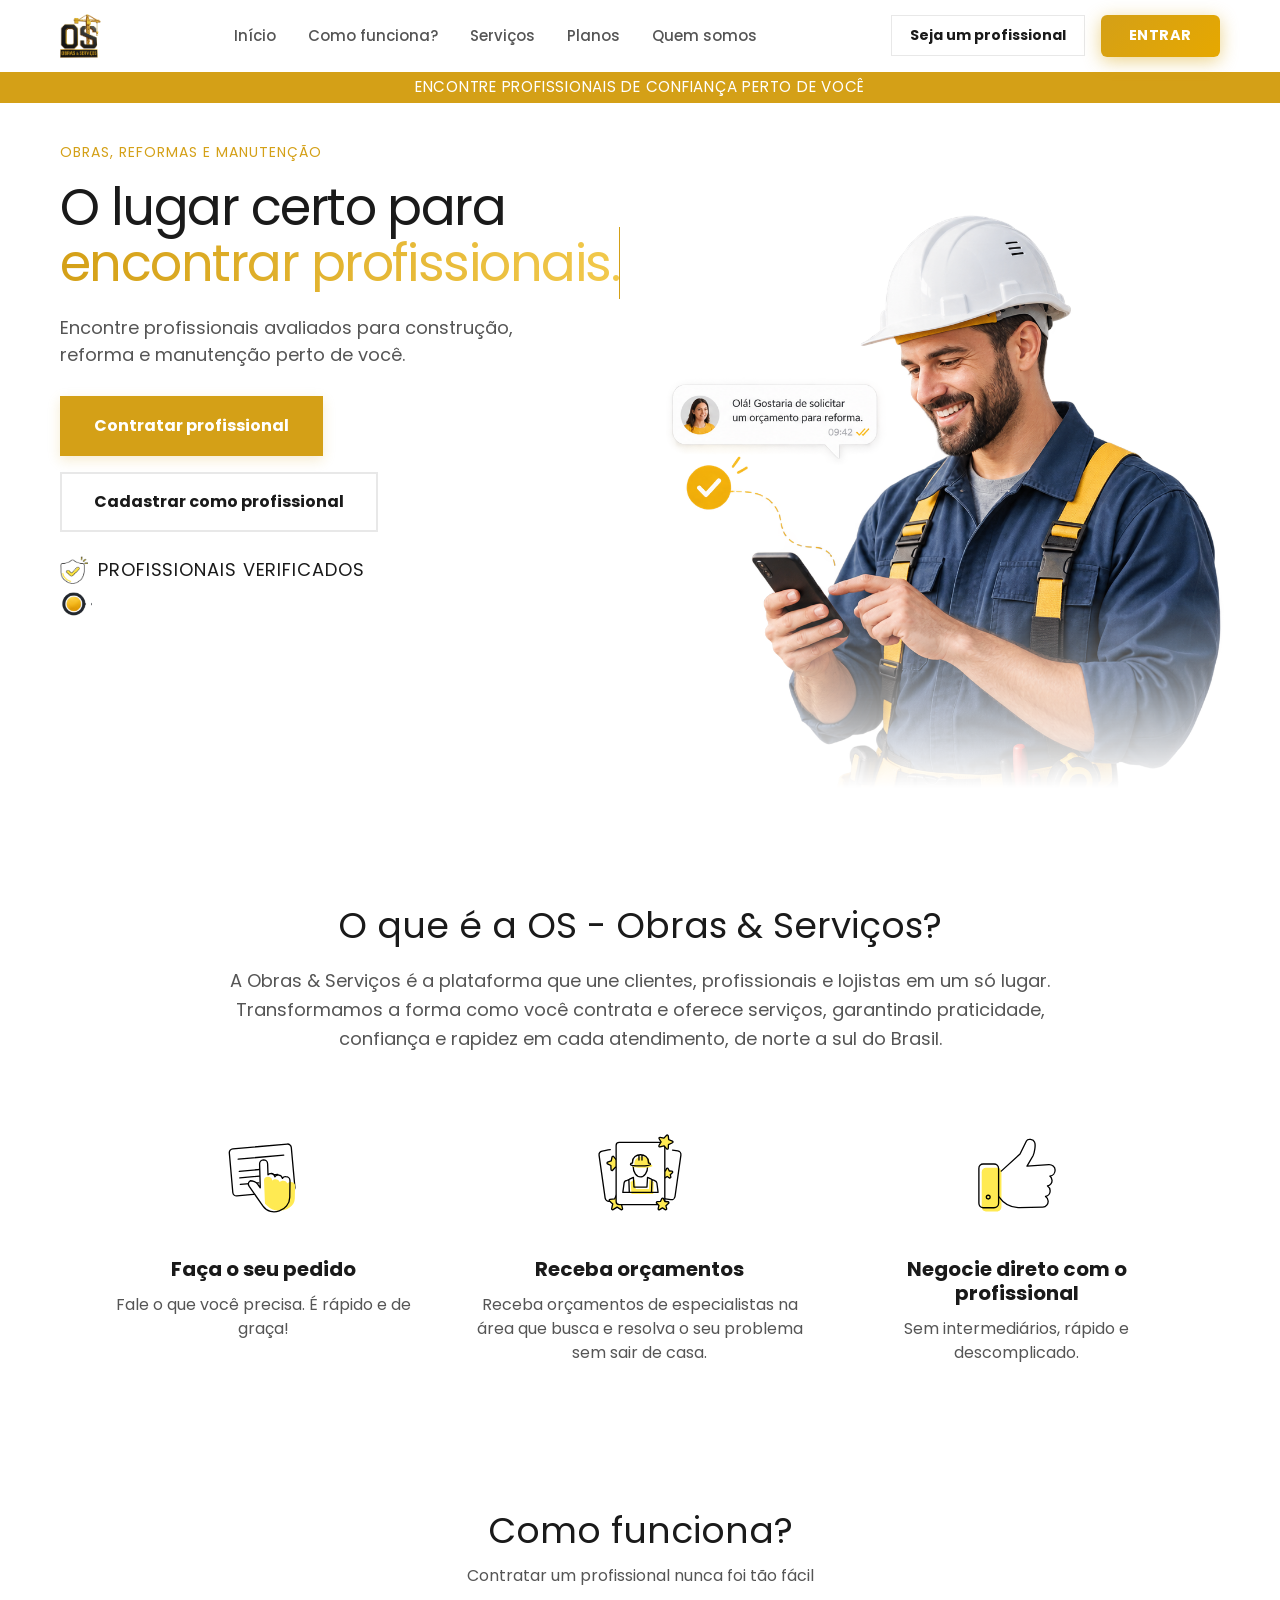
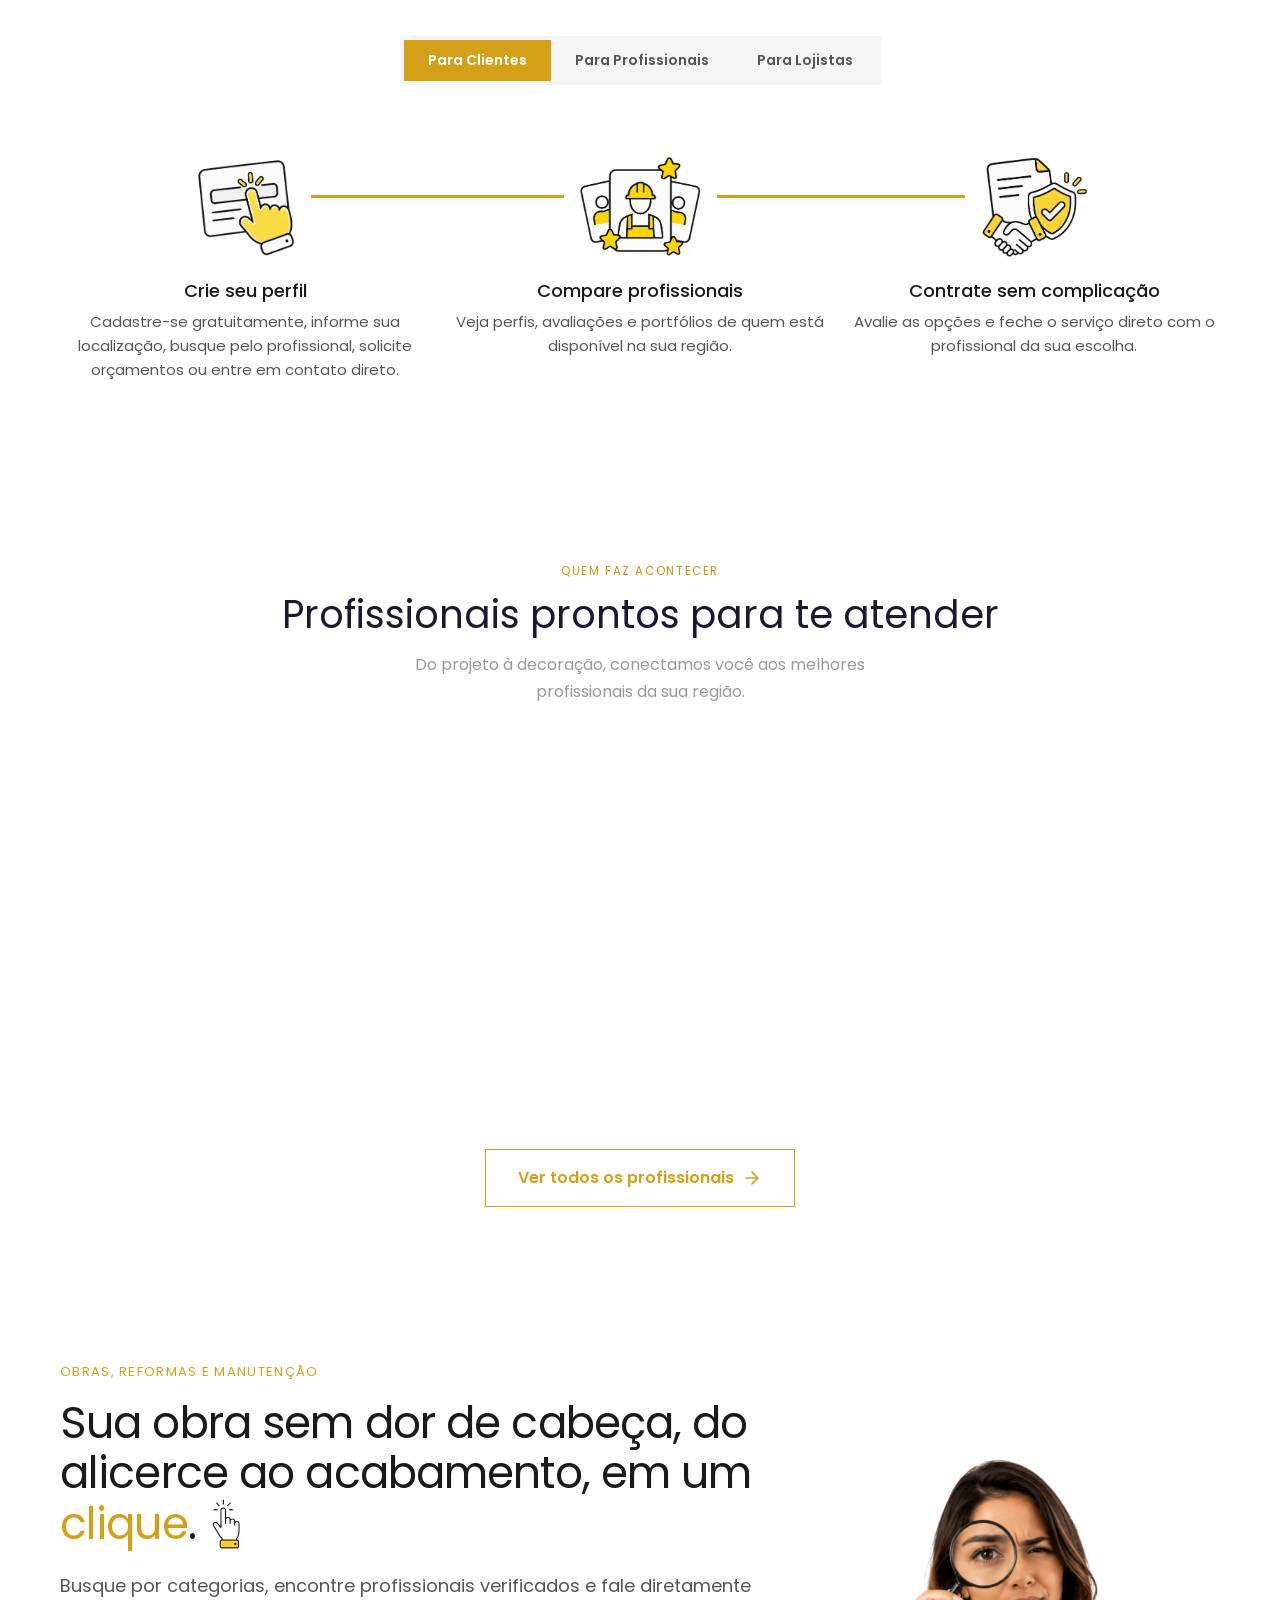
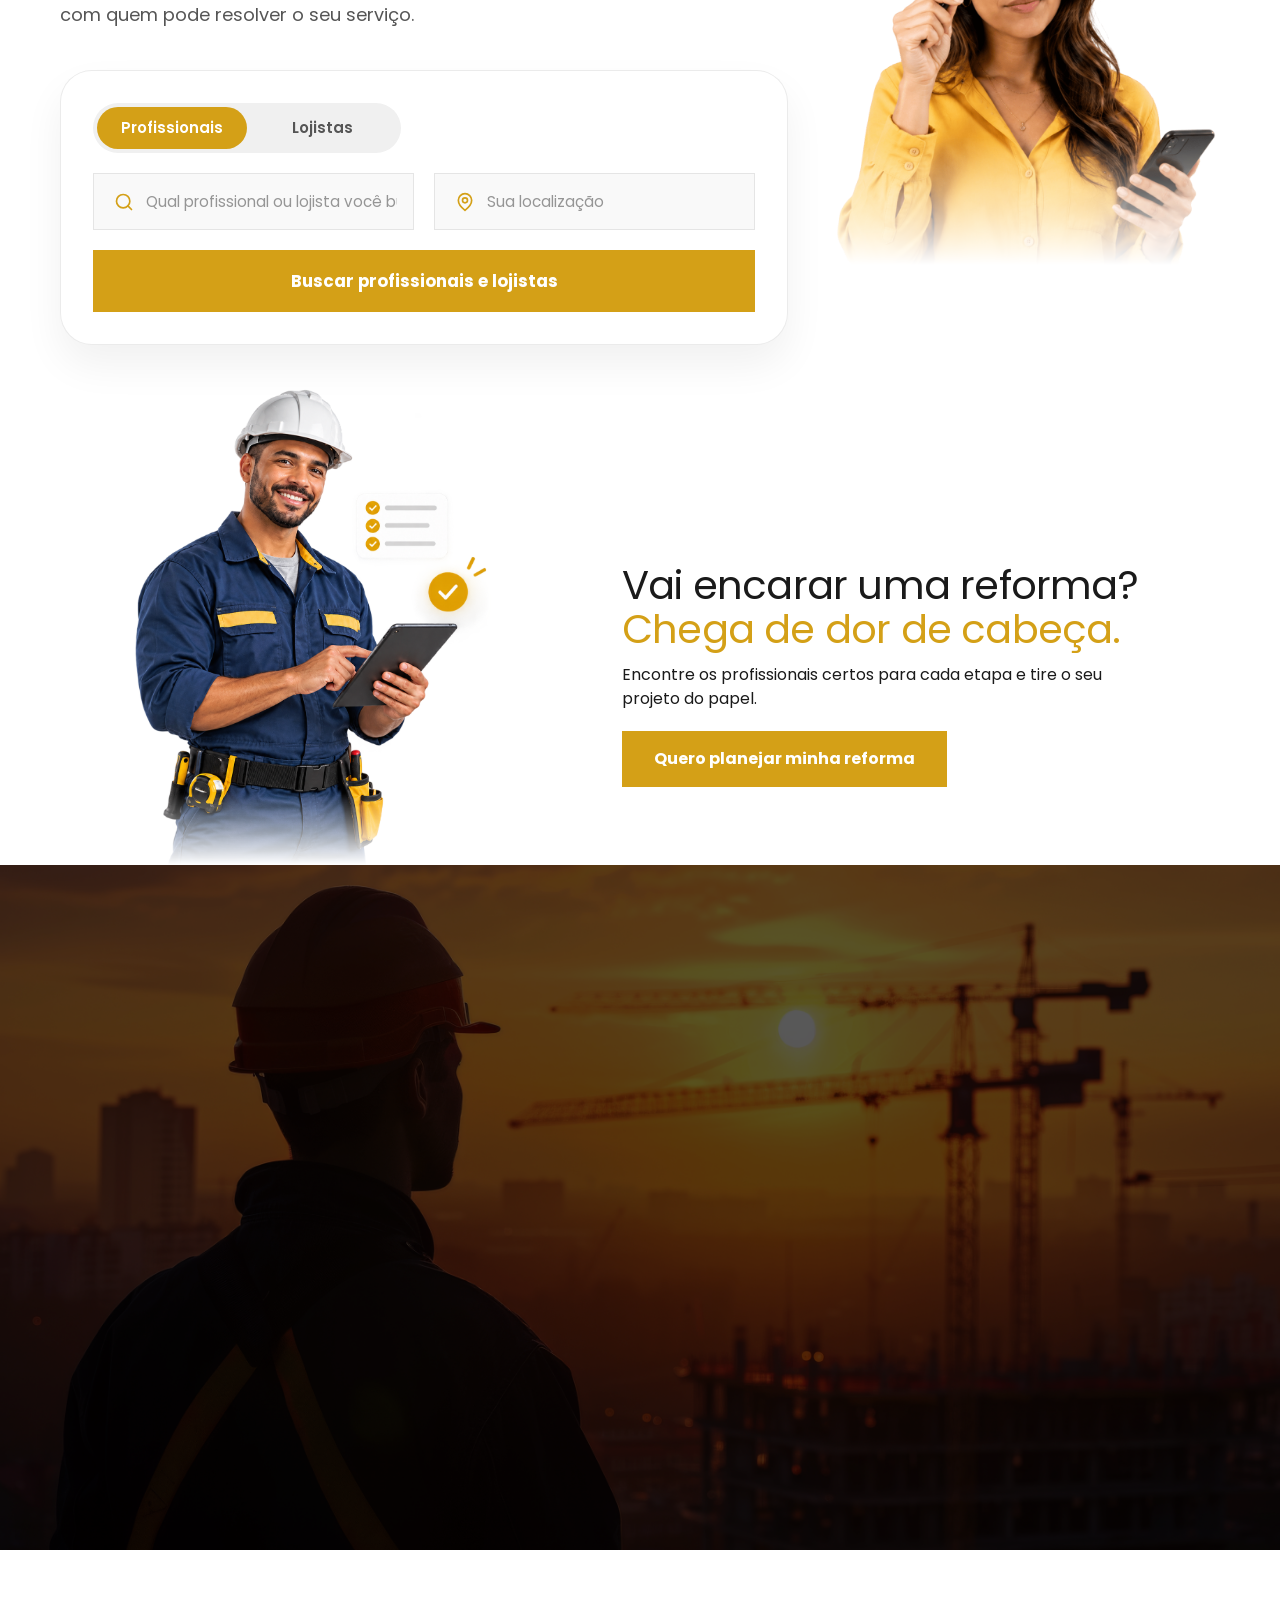
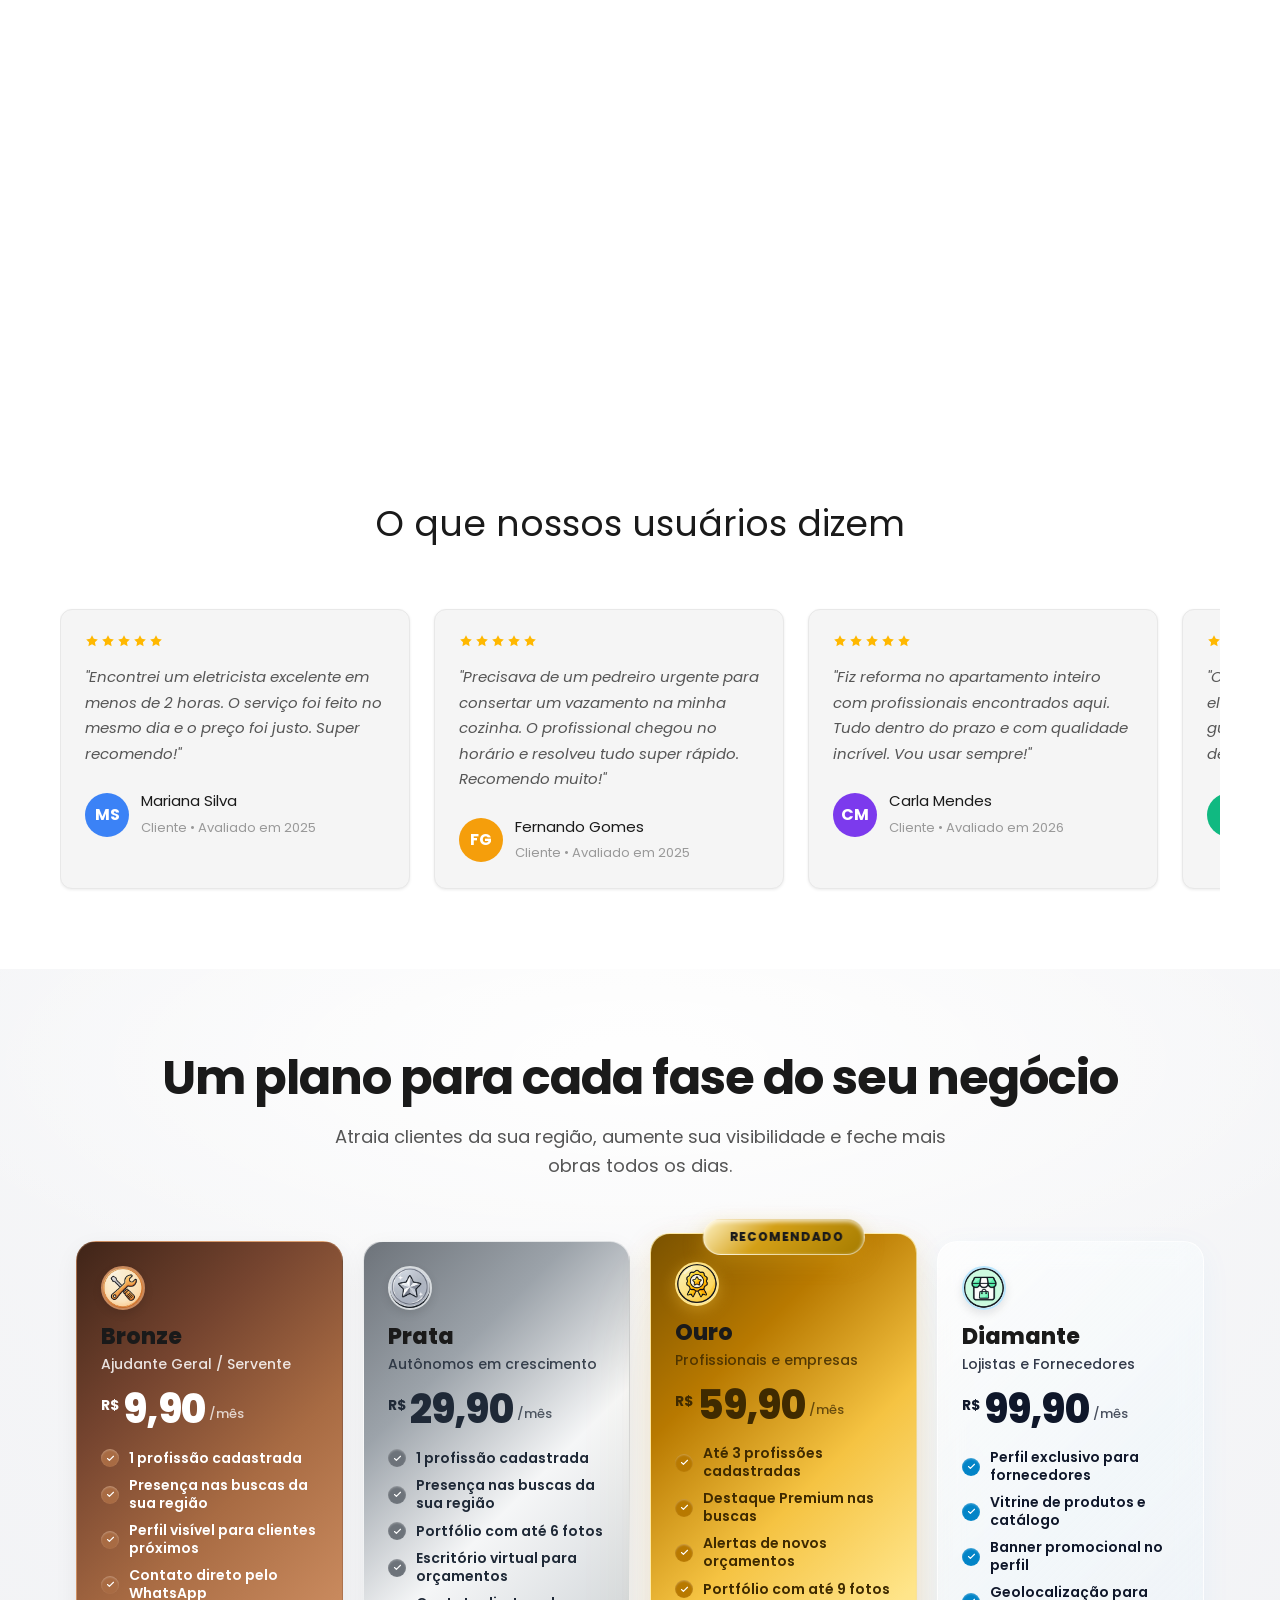
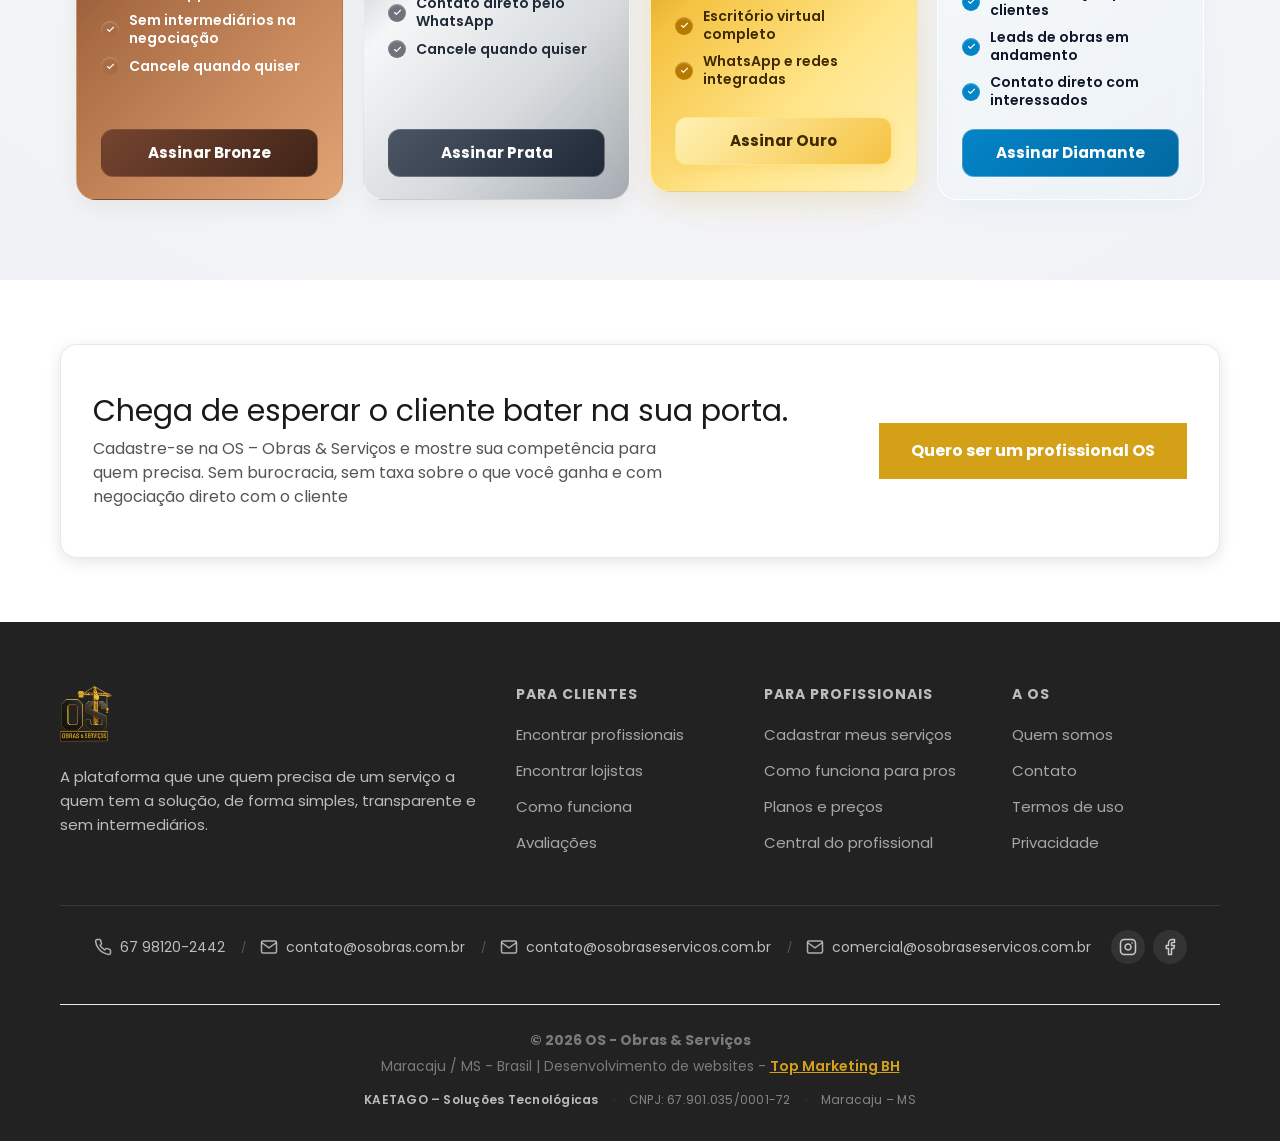
<file: index.html>
<!DOCTYPE html>
<html lang="pt-BR">

<head>
  <meta charset="UTF-8" />
  <meta name="viewport" content="width=device-width, initial-scale=1.0" />
  <title>OS - Obras & Serviços | Encontre Profissionais de Confiança</title>
  <link rel="icon" type="image/png" href="assets/images/logo_os.png" />
  <meta name="description"
    content="Encontre os melhores profissionais de obras e serviços perto de você. Compare, contrate e avalie com segurança. Orçamentos gratuitos!" />
  <meta name="keywords" content="obras, reformas, serviços, pedreiro, eletricista, encanador, construção, profissionais de confiança, orçamentos de obras" />
  <meta name="author" content="OS - Obras & Serviços" />
  <meta name="robots" content="index, follow" />
  <link rel="canonical" href="https://www.osobras.com.br" />

  <!-- Open Graph / Compartilhamento Social -->
  <meta property="og:type" content="website" />
  <meta property="og:site_name" content="OS - Obras & Serviços" />
  <meta property="og:url" content="https://www.osobras.com.br/" />
  <meta property="og:title" content="OS - Obras & Serviços | Encontre Profissionais de Confiança" />
  <meta property="og:description" content="Encontre os melhores profissionais de obras e serviços perto de você. Compare, contrate e avalie com segurança. Orçamentos gratuitos." />
  <meta property="og:image" content="https://www.osobras.com.br/assets/images/og_image.jpg" />
  <meta property="og:image:type" content="image/jpeg" />
  <meta property="og:image:width" content="1200" />
  <meta property="og:image:height" content="630" />

  <!-- Twitter Cards -->
  <meta property="twitter:card" content="summary_large_image" />
  <meta property="twitter:url" content="https://www.osobras.com.br/" />
  <meta property="twitter:title" content="OS - Obras & Serviços | Encontre Profissionais de Confiança" />
  <meta property="twitter:description" content="Encontre os melhores profissionais de obras e serviços perto de você. Compare, contrate e avalie com segurança." />
  <meta property="twitter:image" content="https://www.osobras.com.br/assets/images/og_image.jpg" />

  <!-- JSON-LD (Dados Estruturados para Google e IA) -->
  <script type="application/ld+json">
  {
    "@context": "https://schema.org",
    "@graph": [
      {
        "@type": "WebSite",
        "@id": "https://www.osobras.com.br/#website",
        "url": "https://www.osobras.com.br/",
        "name": "OS - Obras & Serviços",
        "description": "Plataforma líder em conectar clientes aos melhores profissionais de obras, reformas e manutenção no Brasil.",
        "publisher": {
          "@id": "https://www.osobras.com.br/#organization"
        }
      },
      {
        "@type": "Organization",
        "@id": "https://www.osobras.com.br/#organization",
        "name": "OS - Obras & Serviços",
        "legalName": "KAETAGO - SOLUÇÕES TECNOLÓGICAS",
        "taxID": "67.901.035/0001-72",
        "url": "https://www.osobras.com.br/",
        "logo": {
          "@type": "ImageObject",
          "url": "https://www.osobras.com.br/assets/images/logo_os.png"
        },
        "address": {
          "@type": "PostalAddress",
          "addressLocality": "Maracaju",
          "addressRegion": "MS",
          "addressCountry": "BR"
        }
      }
    ]
  }
  </script>
  <!-- Google Fonts: Poppins -->
  <link rel="preconnect" href="https://fonts.googleapis.com">
  <link rel="preconnect" href="https://fonts.gstatic.com" crossorigin>
  <link href="https://fonts.googleapis.com/css2?family=Poppins:wght@400;500;600;700;900&display=swap" rel="stylesheet">

  <!-- CSS -->
  <link rel="stylesheet" href="css/tokens.css?v=55" />
  <link rel="stylesheet" href="css/global.css?v=67" />
  <link rel="stylesheet" href="css/header.css?v=56" />
  <link rel="stylesheet" href="css/hero.css?v=56" />
  <link rel="stylesheet" href="css/search.css?v=17" />
  <link rel="stylesheet" href="css/how-it-works.css?v=57" />
  <link rel="stylesheet" href="css/categories.css?v=57" />
  <link rel="stylesheet" href="css/icp.css?v=10" />
  <link rel="stylesheet" href="css/stats.css?v=3" />
  <link rel="stylesheet" href="css/pricing.css?v=3" />
  <link rel="stylesheet" href="css/professionals-gallery.css?v=1" />
  <link rel="stylesheet" href="css/about-os.css?v=3" />
  <link rel="stylesheet" href="css/pro-benefits.css?v=1" />

</head>

<body>

  <!-- ==========================================
       HEADER — Triider Style (Branco, Nav, CTAs)
       ========================================== -->
  <header class="header" id="header">
    <div class="container header__container">

      <!-- Mobile Menu Toggle -->
      <button class="header__mobile-btn" aria-label="Abrir menu" id="mobile-menu-btn">
        <span></span>
        <span></span>
        <span></span>
      </button>

      <!-- Logo -->
      <a href="#" class="header__logo" aria-label="OS - Obras e Serviços">
        <img src="assets/images/logo_os.png" alt="Logo OS - Obras & Serviços" style="height: 44px; width: auto;" />
      </a>

      <!-- Nav Desktop -->
      <nav class="header__nav" aria-label="Menu principal">
        <a href="#" class="header__nav-link">Início</a>
        <a href="#como-funciona" class="header__nav-link">Como funciona?</a>
        <a href="#categorias" class="header__nav-link">Serviços</a>
        <a href="#planos" class="header__nav-link">Planos</a>
        <a href="#sobre" class="header__nav-link">Quem somos</a>
      </nav>

      <!-- Ações -->
      <div class="header__actions">
        <a href="#" class="header__btn-pro">Seja um profissional</a>
        <a href="#" class="header__btn-login header__btn-login--pulse" id="btn-entrar">Entrar</a>
      </div>

      <style>
        @keyframes btn-pulse {
          0%   { box-shadow: 0 0 0 0 rgba(255, 184, 0, 0.55); }
          70%  { box-shadow: 0 0 0 10px rgba(255, 184, 0, 0); }
          100% { box-shadow: 0 0 0 0 rgba(255, 184, 0, 0); }
        }
        .header__btn-login--pulse {
          animation: btn-pulse 2s ease-out infinite;
        }
      </style>

    </div>

    <!-- NOVO BANNER -->
    <div class="header__banner">
      ENCONTRE PROFISSIONAIS DE CONFIANÇA PERTO DE VOCÊ
    </div>
  </header>

  <main>

    <!-- ==========================================
         HERO — Split Layout (Triider Style)
         ========================================== -->
    <!-- ==========================================
         HERO — Split Layout (Triider Style)
         ========================================== -->
    <section class="hero" id="hero">
      <div class="container hero__container">

        <!-- Lado Esquerdo: Copy + Widget -->
        <div class="hero__content animate-on-scroll fade-up">
          <p class="hero__eyebrow">OBRAS, REFORMAS E MANUTENÇÃO</p>
          <h1 class="hero__title">
            <span class="title-line1">O lugar certo para</span>
            <span class="text-gold typewrite title-line2" data-period="2500"
              data-type='[ "encontrar profissionais.", "conseguir clientes.", "realizar a sua obra." ]'>
              <span class="wrap">encontrar profissionais.</span>
            </span>
          </h1>
          <p class="hero__subtitle">
            Encontre profissionais avaliados para construção, reforma e manutenção perto de você.
          </p>

          <div class="hero__actions">
            <a href="#" class="hero__btn hero__btn--primary">Contratar profissional</a>
            <a href="#" class="hero__btn hero__btn--outline">Cadastrar como profissional</a>
          </div>

          <!-- Trust Signals -->
          <div class="hero__trust">
            <div class="trust-item">
              <img src="assets/images/verificado.png?v=2" alt="Verificado" width="28" height="28" />
              <span>Profissionais verificados</span>
            </div>
          </div>

          <!-- Seta decorativa -->
          <div class="hero__arrow">
            <img src="assets/images/seta.png" alt="Seta" style="max-width: 400px; height: auto;" />
          </div>
        </div>

        <!-- Lado Direito: Imagem decorativa -->
        <div class="hero__image animate-on-scroll fade-up delay-200">
          <img class="hero__pro-img" src="assets/images/profissional_hero.png?v=33" alt="Profissional de obras sorrindo, representando trabalhadores cadastrados na plataforma OS Obras & Serviços" />
        </div>

      </div>
    </section>

    <!-- ==========================================
         O QUE É O OS? (HOW IT WORKS)
         ========================================== -->
    <section class="how-it-works" id="oque-e-os">
      <div class="how-it-works__header">
        <h2 class="how-it-works__title">O que é a OS - Obras & Serviços?</h2>
        <p class="how-it-works__subtitle">
          A Obras & Serviços é a plataforma que une clientes, profissionais e lojistas em um só lugar. Transformamos a forma como você contrata e oferece serviços, garantindo praticidade, confiança e rapidez em cada atendimento, de norte a sul do Brasil.
        </p>
      </div>

      <div class="how-it-works__grid">
        <!-- Card 1 -->
        <div class="hiw-card">
          <div class="hiw-card__icon-wrapper">
            <!-- Form / Hand Click Icon -->
            <img src="assets/images/pedido.svg" alt="Ícone de Pedido" width="100" height="100" />
          </div>
          <h3 class="hiw-card__title">Faça o seu pedido</h3>
          <p class="hiw-card__text">Fale o que você precisa. É rápido e de graça!</p>
        </div>

        <!-- Card 2 -->
        <div class="hiw-card">
          <div class="hiw-card__icon-wrapper">
            <!-- Pro Worker Card with stars -->
            <img src="assets/images/profissionais.svg" alt="Ícone de Profissionais" width="100" height="100" />
          </div>
          <h3 class="hiw-card__title">Receba orçamentos</h3>
          <p class="hiw-card__text">Receba orçamentos de especialistas na área que busca e resolva o seu problema sem sair de casa.</p>
        </div>

        <!-- Card 3 -->
        <div class="hiw-card">
          <div class="hiw-card__icon-wrapper">
            <!-- Thumbs up -->
            <img src="assets/images/like.svg" alt="Ícone de Avaliação" width="100" height="100" />
          </div>
          <h3 class="hiw-card__title">Negocie direto com o profissional</h3>
          <p class="hiw-card__text">Sem intermediários, rápido e descomplicado.</p>
        </div>
      </div>
    </section>

    <!-- ==========================================
         COMO FUNCIONA
         ========================================== -->
    <section class="section section--white" id="como-funciona">
      <div class="container">
        <div class="section__header">
          <h2 class="section__title">Como funciona?</h2>
          <p class="section__subtitle">Contratar um profissional nunca foi tão fácil</p>
        </div>

        <div class="steps__tabs">
          <button class="steps__tab steps__tab--active" data-steps="client">Para Clientes</button>
          <button class="steps__tab" data-steps="pro">Para Profissionais</button>
          <button class="steps__tab" data-steps="lojista">Para Lojistas</button>
        </div>

        <div class="steps-wrapper">
          <div class="steps-progress-line">
            <div class="steps-progress-fill" id="steps-progress-fill">
            </div>
          </div>

          <!-- Steps: Cliente -->
          <div class="steps__grid" id="steps-client">
          <div class="step-card animate-on-scroll fade-up">
            <div class="step-card__icon">
              <img src="assets/images/descreva.png" class="step-icon icon-descreva" alt="Descreva o que precisa" />
            </div>
            <h3 class="step-card__title">Crie seu perfil</h3>
            <p class="step-card__text">Cadastre-se gratuitamente, informe sua localização, busque pelo profissional, solicite orçamentos ou entre em contato direto.</p>
          </div>
          <div class="step-card animate-on-scroll fade-up">
            <div class="step-card__icon">
              <img src="assets/images/compare.png" class="step-icon icon-compare" alt="Compare profissionais" />
            </div>
            <h3 class="step-card__title">Compare profissionais</h3>
            <p class="step-card__text">Veja perfis, avaliações e portfólios de quem está disponível na sua região.</p>
          </div>
          <div class="step-card animate-on-scroll fade-up">
            <div class="step-card__icon">
              <img src="assets/images/contrate.png" class="step-icon icon-contrate" alt="Contrate com segurança" />
            </div>
            <h3 class="step-card__title">Contrate sem complicação</h3>
            <p class="step-card__text">Avalie as opções e feche o serviço direto com o profissional da sua escolha.</p>
          </div>
        </div>

        <!-- Steps: Profissional (hidden initially) -->
        <div class="steps__grid steps__grid--hidden" id="steps-pro">
          <div class="step-card animate-on-scroll fade-up">
            <div class="step-card__icon">
              <img src="assets/images/cadastro.png" class="step-icon icon-perfil" alt="Crie seu perfil" />
            </div>
            <h3 class="step-card__title">Crie seu perfil</h3>
            <p class="step-card__text">Escolha o melhor plano para você, cadastre até 3 profissões, adicione até 9 fotos no portfólio e conte com um escritório virtual completo. Tudo isso sem fidelidade e com liberdade para cancelar quando quiser.</p>
          </div>
          <div class="step-card animate-on-scroll fade-up">
            <div class="step-card__icon">
              <img src="assets/images/recebaorçamento.png" class="step-icon icon-phone" alt="Receba oportunidades" />
            </div>
            <h3 class="step-card__title">Receba oportunidades</h3>
            <p class="step-card__text">Conecte-se diretamente com quem precisa dos seus serviços. O cliente fala com você pelo WhatsApp de forma direta, sem intermediários, para fechar o trabalho com rapidez.</p>
          </div>
          <div class="step-card animate-on-scroll fade-up">
            <div class="step-card__icon">
              <img src="assets/images/maisclientela.png" class="step-icon icon-clientela" alt="Cresça sua clientela" />
            </div>
            <h3 class="step-card__title">Amplie sua base de clientes</h3>
            <p class="step-card__text">Dê mais visibilidade ao seu trabalho integrando suas redes sociais diretamente no perfil, conquiste novos contratos e faça sua clientela crescer todos os dias.</p>
          </div>
        </div>

        <!-- Steps: Lojista (hidden initially) -->
        <div class="steps__grid steps__grid--hidden" id="steps-lojista">
          <div class="step-card animate-on-scroll fade-up">
            <div class="step-card__icon">
              <img src="assets/images/anuncia_seus_produtos.png" class="step-icon icon-perfil" alt="Anuncie seus produtos" />
            </div>
            <h3 class="step-card__title">Anuncie seus Produtos</h3>
            <p class="step-card__text">Cadastre seus produtos, ferramentas, materiais de construção e equipamentos com facilidade e alcance quem está construindo ou reformando na sua região.</p>
          </div>
          <div class="step-card animate-on-scroll fade-up">
            <div class="step-card__icon">
              <img src="assets/images/potencialize_suas_vendas.png" class="step-icon icon-phone" alt="Potencialize suas vendas" />
            </div>
            <h3 class="step-card__title">Potencialize suas vendas</h3>
            <p class="step-card__text">Ganhe destaque regional, conecte-se diretamente com profissionais e clientes, feche pedidos, expanda suas vendas sem perder tempo.</p>
          </div>
          <div class="step-card animate-on-scroll fade-up">
            <div class="step-card__icon">
              <img src="assets/images/aumentar_faturamento.png" class="step-icon icon-clientela" alt="Aumente seu faturamento" />
            </div>
            <h3 class="step-card__title">Aumente seu faturamento</h3>
            <p class="step-card__text">Dê mais visibilidade ao seu negócio, feche novas parcerias comerciais e faça o seu comércio crescer de forma constante</p>
          </div>
        </div>
        </div>
      </div>
    </section>

    <section class="section professionals-gallery-section" id="categorias">

      <!-- Header centralizado -->
      <div class="container">
        <div class="professionals-gallery__header">
          <span class="professionals-gallery__eyebrow">QUEM FAZ ACONTECER</span>
          <h2 class="professionals-gallery__title">Profissionais prontos para te atender</h2>
          <p class="professionals-gallery__subtitle">
            Do projeto à decoração, conectamos você aos melhores profissionais da sua região.
          </p>
        </div>
      </div>

      <!-- Marquee: full-width, sem container -->
      <div class="professionals-gallery__track-wrapper" aria-hidden="true">
        <div class="professionals-gallery__track">

          <!-- SET 1 (original) -->
          <div class="prof-card">
            <div class="prof-card__img-wrap">
              <img src="assets/images/Pedreiro.png" alt="Pedreiro" class="prof-card__img" />
            </div>
            <div class="prof-card__label">Pedreiro</div>
          </div>
          <div class="prof-card">
            <div class="prof-card__img-wrap">
              <img src="assets/images/Eletricista.svg" alt="Eletricista" class="prof-card__img" />
            </div>
            <div class="prof-card__label">Eletricista</div>
          </div>
          <div class="prof-card">
            <div class="prof-card__img-wrap">
              <img src="assets/images/Encanador.svg" alt="Encanador" class="prof-card__img" />
            </div>
            <div class="prof-card__label">Encanador</div>
          </div>
          <div class="prof-card">
            <div class="prof-card__img-wrap">
              <img src="assets/images/Pintor.svg" alt="Pintor" class="prof-card__img" />
            </div>
            <div class="prof-card__label">Pintor</div>
          </div>
          <div class="prof-card">
            <div class="prof-card__img-wrap">
              <img src="assets/images/Mestre de Obras.svg" alt="Mestre de Obras" class="prof-card__img" />
            </div>
            <div class="prof-card__label">Mestre de Obras</div>
          </div>
          <div class="prof-card">
            <div class="prof-card__img-wrap">
              <img src="assets/images/Técnico de Ar-Condicionado.svg" alt="Técnico de Ar-Condicionado" class="prof-card__img" />
            </div>
            <div class="prof-card__label">Ar-Condicionado</div>
          </div>
          <div class="prof-card">
            <div class="prof-card__img-wrap">
              <img src="assets/images/Técnico de Manutenção.svg" alt="Técnico de Manutenção" class="prof-card__img" />
            </div>
            <div class="prof-card__label">Manutenção</div>
          </div>

          <!-- SET 2 (duplicado para loop seamless) -->
          <div class="prof-card">
            <div class="prof-card__img-wrap">
              <img src="assets/images/Pedreiro.png" alt="" class="prof-card__img" />
            </div>
            <div class="prof-card__label">Pedreiro</div>
          </div>
          <div class="prof-card">
            <div class="prof-card__img-wrap">
              <img src="assets/images/Eletricista.svg" alt="" class="prof-card__img" />
            </div>
            <div class="prof-card__label">Eletricista</div>
          </div>
          <div class="prof-card">
            <div class="prof-card__img-wrap">
              <img src="assets/images/Encanador.svg" alt="" class="prof-card__img" />
            </div>
            <div class="prof-card__label">Encanador</div>
          </div>
          <div class="prof-card">
            <div class="prof-card__img-wrap">
              <img src="assets/images/Pintor.svg" alt="" class="prof-card__img" />
            </div>
            <div class="prof-card__label">Pintor</div>
          </div>
          <div class="prof-card">
            <div class="prof-card__img-wrap">
              <img src="assets/images/Mestre de Obras.svg" alt="" class="prof-card__img" />
            </div>
            <div class="prof-card__label">Mestre de Obras</div>
          </div>
          <div class="prof-card">
            <div class="prof-card__img-wrap">
              <img src="assets/images/Técnico de Ar-Condicionado.svg" alt="" class="prof-card__img" />
            </div>
            <div class="prof-card__label">Ar-Condicionado</div>
          </div>
          <div class="prof-card">
            <div class="prof-card__img-wrap">
              <img src="assets/images/Técnico de Manutenção.svg" alt="" class="prof-card__img" />
            </div>
            <div class="prof-card__label">Manutenção</div>
          </div>

        </div>
      </div>

      <!-- CTA -->
      <div class="container">
        <div class="professionals-gallery__footer">
          <a href="#" class="cat-btn-secondary">
            Ver todos os profissionais
            <svg width="20" height="20" viewBox="0 0 24 24" fill="none" stroke="currentColor" stroke-width="2" stroke-linecap="round" stroke-linejoin="round"><path d="M5 12h14"/><path d="m12 5 7 7-7 7"/></svg>
          </a>
        </div>
      </div>

    </section>

    <!-- ==========================================
         BUSCA (Nova Aba Premium)
         ========================================== -->
    <section class="search-section" id="busca">
      <div class="search-section__bg-image"></div>
      <div class="search-section__overlay"></div>

      <div class="container search-section__container">
        
        <div class="search-section__content animate-on-scroll fade-up">
          <div class="search-section__header">
          <p class="search-section__eyebrow">OBRAS, REFORMAS E MANUTENÇÃO</p>
          <h2 class="search-section__title">Sua obra sem dor de cabeça, do alicerce ao acabamento, em um <span style="color: var(--color-accent);">clique</span>.<img src="assets/images/click.gif?v=3" alt="Cursor clicando" class="click-gif" /></h2>
          <p class="search-section__subtitle">
            Busque por categorias, encontre profissionais verificados e fale diretamente com quem pode resolver o seu serviço.
          </p>
        </div>

        <div class="search-section__image-wrapper--mobile">
          <img src="assets/images/curioso.png" alt="Pessoa curiosa procurando serviços" class="search-section__image-mobile" />
        </div>

        <div class="search-section__panel">
          
          <!-- NOVO: Toggle de Busca -->
          <div class="search-toggle">
            <input type="radio" id="search-pro" name="search-type" value="profissional" checked>
            <label for="search-pro">Profissionais</label>
            <input type="radio" id="search-loj" name="search-type" value="lojista">
            <label for="search-loj">Lojistas</label>
            <div class="search-toggle__bg"></div>
          </div>

          <div class="search-field search-field--service">
            <svg width="20" height="20" viewBox="0 0 24 24" fill="none" stroke="currentColor" stroke-width="2" stroke-linecap="round" stroke-linejoin="round" class="search-icon"><circle cx="11" cy="11" r="8"/><path d="m21 21-4.3-4.3"/></svg>
            <input type="text" class="search-input" id="search-input-service" placeholder="Qual profissional ou lojista você busca?" autocomplete="off" />
            
            <div class="search-dropdown">
              <ul class="search-dropdown__list" id="search-dropdown-list">
                <li class="search-dropdown__item">Pedreiro</li>
                <li class="search-dropdown__item">Eletricista</li>
                <li class="search-dropdown__item">Encanador</li>
                <li class="search-dropdown__item">Pintor</li>
                <li class="search-dropdown__item">Gesseiro</li>
                <li class="search-dropdown__item">Montador de Móveis</li>
                <li class="search-dropdown__item">Marido de Aluguel</li>
              </ul>
            </div>
          </div>

          <div class="search-field search-field--location">
            <svg width="20" height="20" viewBox="0 0 24 24" fill="none" stroke="currentColor" stroke-width="2" stroke-linecap="round" stroke-linejoin="round" class="search-icon"><path d="M20 10c0 6-8 12-8 12s-8-6-8-12a8 8 0 0 1 16 0Z"/><circle cx="12" cy="10" r="3"/></svg>
            <input type="text" class="search-input" placeholder="Sua localização" autocomplete="off" />
          </div>

          <button class="btn-search-primary">
            Buscar profissionais e lojistas
          </button>
        </div>

        </div> <!-- Fim de search-section__content -->
        <div class="search-section__image-wrapper">
          <img src="assets/images/curioso.png" alt="Pessoa curiosa procurando serviços" class="search-section__image" />
        </div>

      </div>
    </section>

    <!-- ==========================================
         REFORMA SECTION (Idêntica ao Anexo)
         ========================================== -->
    <section class="reforma-section" id="reforma">
      <div class="container reforma__container">
        
        <!-- Esquerda: Imagem com Badge Flutuante e Fundo Orgânico -->
        <div class="reforma__image-wrapper">
          <img src="assets/images/vaiencarar.png" alt="Vai encarar uma reforma?" class="reforma__image" />
          

        </div>

        <!-- Direita: Textos e Botão -->
        <div class="reforma__content">
          <h2 class="reforma__title">
            <span class="reforma__title-gray">Vai encarar uma reforma?</span>
            <span class="reforma__title-gold">Chega de dor de cabeça.</span>
          </h2>
          <p class="reforma__subtitle">
            Encontre os profissionais certos para cada etapa e tire o seu projeto do papel.
          </p>
          <a href="#busca" class="reforma__btn">Quero planejar minha reforma</a>
        </div>

      </div>
    </section>



    



    <!-- ==========================================
         SOBRE OS / QUEM SOMOS
         ========================================== -->
    <section class="section about-cards-section" id="sobre" style="background-image: url('assets/images/background_sobre.jpg'); background-size: cover; background-position: 20% center; background-attachment: scroll; position: relative;">
      <div style="position: absolute; inset: 0; background: rgba(0,0,0,0.65); z-index: 0;"></div>
      <div class="container" style="position: relative; z-index: 1;">
        <div class="section__header text-center animate-on-scroll fade-up">
          <h2 class="section__title" style="color: #ffffff;">Sobre a OS</h2>
        </div>
        
        <div class="about-cards__grid">
          <!-- Card 1 -->
          <div class="about-card animate-on-scroll fade-up">
            <h3 class="about-card__title">Por que a OS – Obras & Serviços Existe?</h3>
            <p class="about-card__text">A OS – Obras & Serviços nasceu para eliminar a dor de cabeça de quem precisa encontrar um bom profissional e a dificuldade de quem quer mostrar o próprio trabalho. Acreditamos que contratar um serviço ou conquistar novos clientes não deveria ser algo burocrático, cheio de intermediários ou taxas abusivas. Criamos um espaço direto, transparente e feito para valorizar o mercado local.</p>
          </div>
          
          <!-- Card 2 -->
          <div class="about-card animate-on-scroll fade-up delay-100">
            <h3 class="about-card__title">Nossa Missão</h3>
            <p class="about-card__text">Simplificar a conexão entre clientes e profissionais, impulsionando a economia local através da tecnologia e da autonomia. Trabalhamos para dar visibilidade a quem faz acontecer, oferecendo uma forma prática de encontrar especialistas para qualquer necessidade, do pequeno reparo à grande obra, sempre com negociação direta.</p>
          </div>

          <!-- Card 3 -->
          <div class="about-card animate-on-scroll fade-up delay-200">
            <h3 class="about-card__title">O que nos move</h3>
            <p class="about-card__text">O respeito pelo trabalho de quem constrói, conserta e transforma o nosso dia a dia. O que nos faz levantar da cama é saber que podemos dar voz e espaço para o profissional crescer, ao mesmo tempo em que facilitamos a vida de quem está com um problema em casa e precisa de uma solução rápida e sem enrolação.</p>
          </div>
        </div>
      </div>
    </section>


    <!-- ==========================================
         SOBRE OS / BANNER CTA (Substituindo 'Por que usar a OS?')
         ========================================== -->
    <section class="section about-os-section" id="sobre-cta">
      <div class="container about-os__container">
        
        <!-- Lado Esquerdo: Imagem -->
        <div class="about-os__image-wrapper animate-on-scroll fade-up" style="display: flex; align-items: center; justify-content: center;">
          <img src="assets/images/logo_os.png" alt="Logo Obras e Serviços" class="about-os__image" style="max-width: 400px; width: 100%; object-fit: contain;" />
        </div>

        <!-- Lado Direito: Título + Botões -->
        <div class="about-os__content animate-on-scroll fade-up delay-200">
          <h2 class="about-os__title">Conectando<br><span>clientes, profissionais e lojistas</span></h2>
          <div class="about-os__actions">
            <a href="#categorias" class="about-os__btn about-os__btn--primary">Encontrar profissionais</a>
            <a href="#" class="about-os__btn about-os__btn--outline">Sou profissional</a>
          </div>
        </div>

      </div>
    </section>


    <!-- ==========================================
         DEPOIMENTOS
         ========================================== -->
    <section class="section section--white" id="depoimentos">
      <div class="container">
        <div class="section__header">
          <h2 class="section__title">O que nossos usuários dizem</h2>
        </div>

        <div class="testimonials-marquee-wrapper">
          <div class="marquee-row marquee-row--left">

          <div class="testimonial-card">

            <div class="testimonial-card__stars">
              <svg width="14" height="14" viewBox="0 0 24 24" fill="currentColor">
                <polygon points="12 2 15.09 8.26 22 9.27 17 14.14 18.18 21.02 12 17.77 5.82 21.02 7 14.14 2 9.27 8.91 8.26 12 2" />
              </svg>
              <svg width="14" height="14" viewBox="0 0 24 24" fill="currentColor">
                <polygon points="12 2 15.09 8.26 22 9.27 17 14.14 18.18 21.02 12 17.77 5.82 21.02 7 14.14 2 9.27 8.91 8.26 12 2" />
              </svg>
              <svg width="14" height="14" viewBox="0 0 24 24" fill="currentColor">
                <polygon points="12 2 15.09 8.26 22 9.27 17 14.14 18.18 21.02 12 17.77 5.82 21.02 7 14.14 2 9.27 8.91 8.26 12 2" />
              </svg>
              <svg width="14" height="14" viewBox="0 0 24 24" fill="currentColor">
                <polygon points="12 2 15.09 8.26 22 9.27 17 14.14 18.18 21.02 12 17.77 5.82 21.02 7 14.14 2 9.27 8.91 8.26 12 2" />
              </svg>
              <svg width="14" height="14" viewBox="0 0 24 24" fill="currentColor">
                <polygon points="12 2 15.09 8.26 22 9.27 17 14.14 18.18 21.02 12 17.77 5.82 21.02 7 14.14 2 9.27 8.91 8.26 12 2" />
              </svg>
            </div>
            <p class="testimonial-card__text">"Encontrei um eletricista excelente em menos de 2 horas. O serviço foi feito no mesmo dia e o preço foi justo. Super recomendo!"</p>
            <div class="testimonial-card__author">
              <div class="testimonial-card__avatar" style="background-color: #3b82f6;">MS</div>
              <div>
                <strong class="testimonial-card__name">Mariana Silva</strong>
                <span class="testimonial-card__role">Cliente • Avaliado em 2025</span>
              </div>
            </div>
          </div>
          <div class="testimonial-card">

            <div class="testimonial-card__stars">
              <svg width="14" height="14" viewBox="0 0 24 24" fill="currentColor">
                <polygon points="12 2 15.09 8.26 22 9.27 17 14.14 18.18 21.02 12 17.77 5.82 21.02 7 14.14 2 9.27 8.91 8.26 12 2" />
              </svg>
              <svg width="14" height="14" viewBox="0 0 24 24" fill="currentColor">
                <polygon points="12 2 15.09 8.26 22 9.27 17 14.14 18.18 21.02 12 17.77 5.82 21.02 7 14.14 2 9.27 8.91 8.26 12 2" />
              </svg>
              <svg width="14" height="14" viewBox="0 0 24 24" fill="currentColor">
                <polygon points="12 2 15.09 8.26 22 9.27 17 14.14 18.18 21.02 12 17.77 5.82 21.02 7 14.14 2 9.27 8.91 8.26 12 2" />
              </svg>
              <svg width="14" height="14" viewBox="0 0 24 24" fill="currentColor">
                <polygon points="12 2 15.09 8.26 22 9.27 17 14.14 18.18 21.02 12 17.77 5.82 21.02 7 14.14 2 9.27 8.91 8.26 12 2" />
              </svg>
              <svg width="14" height="14" viewBox="0 0 24 24" fill="currentColor">
                <polygon points="12 2 15.09 8.26 22 9.27 17 14.14 18.18 21.02 12 17.77 5.82 21.02 7 14.14 2 9.27 8.91 8.26 12 2" />
              </svg>
            </div>
            <p class="testimonial-card__text">"Precisava de um pedreiro urgente para consertar um vazamento na minha cozinha. O profissional chegou no horário e resolveu tudo super rápido. Recomendo muito!"</p>
            <div class="testimonial-card__author">
              <div class="testimonial-card__avatar" style="background-color: #f59e0b;">FG</div>
              <div>
                <strong class="testimonial-card__name">Fernando Gomes</strong>
                <span class="testimonial-card__role">Cliente • Avaliado em 2025</span>
              </div>
            </div>
          </div>
          <div class="testimonial-card">

            <div class="testimonial-card__stars">
              <svg width="14" height="14" viewBox="0 0 24 24" fill="currentColor">
                <polygon points="12 2 15.09 8.26 22 9.27 17 14.14 18.18 21.02 12 17.77 5.82 21.02 7 14.14 2 9.27 8.91 8.26 12 2" />
              </svg>
              <svg width="14" height="14" viewBox="0 0 24 24" fill="currentColor">
                <polygon points="12 2 15.09 8.26 22 9.27 17 14.14 18.18 21.02 12 17.77 5.82 21.02 7 14.14 2 9.27 8.91 8.26 12 2" />
              </svg>
              <svg width="14" height="14" viewBox="0 0 24 24" fill="currentColor">
                <polygon points="12 2 15.09 8.26 22 9.27 17 14.14 18.18 21.02 12 17.77 5.82 21.02 7 14.14 2 9.27 8.91 8.26 12 2" />
              </svg>
              <svg width="14" height="14" viewBox="0 0 24 24" fill="currentColor">
                <polygon points="12 2 15.09 8.26 22 9.27 17 14.14 18.18 21.02 12 17.77 5.82 21.02 7 14.14 2 9.27 8.91 8.26 12 2" />
              </svg>
              <svg width="14" height="14" viewBox="0 0 24 24" fill="currentColor">
                <polygon points="12 2 15.09 8.26 22 9.27 17 14.14 18.18 21.02 12 17.77 5.82 21.02 7 14.14 2 9.27 8.91 8.26 12 2" />
              </svg>
            </div>
            <p class="testimonial-card__text">"Fiz reforma no apartamento inteiro com profissionais encontrados aqui. Tudo dentro do prazo e com qualidade incrível. Vou usar sempre!"</p>
            <div class="testimonial-card__author">
              <div class="testimonial-card__avatar" style="background-color: #7c3aed;">CM</div>
              <div>
                <strong class="testimonial-card__name">Carla Mendes</strong>
                <span class="testimonial-card__role">Cliente • Avaliado em 2026</span>
              </div>
            </div>
          </div>
          <div class="testimonial-card">

            <div class="testimonial-card__stars">
              <svg width="14" height="14" viewBox="0 0 24 24" fill="currentColor">
                <polygon points="12 2 15.09 8.26 22 9.27 17 14.14 18.18 21.02 12 17.77 5.82 21.02 7 14.14 2 9.27 8.91 8.26 12 2" />
              </svg>
              <svg width="14" height="14" viewBox="0 0 24 24" fill="currentColor">
                <polygon points="12 2 15.09 8.26 22 9.27 17 14.14 18.18 21.02 12 17.77 5.82 21.02 7 14.14 2 9.27 8.91 8.26 12 2" />
              </svg>
              <svg width="14" height="14" viewBox="0 0 24 24" fill="currentColor">
                <polygon points="12 2 15.09 8.26 22 9.27 17 14.14 18.18 21.02 12 17.77 5.82 21.02 7 14.14 2 9.27 8.91 8.26 12 2" />
              </svg>
              <svg width="14" height="14" viewBox="0 0 24 24" fill="currentColor">
                <polygon points="12 2 15.09 8.26 22 9.27 17 14.14 18.18 21.02 12 17.77 5.82 21.02 7 14.14 2 9.27 8.91 8.26 12 2" />
              </svg>
              <svg width="14" height="14" viewBox="0 0 24 24" fill="currentColor">
                <polygon points="12 2 15.09 8.26 22 9.27 17 14.14 18.18 21.02 12 17.77 5.82 21.02 7 14.14 2 9.27 8.91 8.26 12 2" />
              </svg>
            </div>
            <p class="testimonial-card__text">"Contratei um montador de móveis e ele foi super atencioso. Montou o guarda-roupa em tempo recorde sem deixar sujeira."</p>
            <div class="testimonial-card__author">
              <div class="testimonial-card__avatar" style="background-color: #10b981;">JP</div>
              <div>
                <strong class="testimonial-card__name">João Pedro</strong>
                <span class="testimonial-card__role">Cliente • Avaliado em 2025</span>
              </div>
            </div>
          </div>
          <div class="testimonial-card">

            <div class="testimonial-card__stars">
              <svg width="14" height="14" viewBox="0 0 24 24" fill="currentColor">
                <polygon points="12 2 15.09 8.26 22 9.27 17 14.14 18.18 21.02 12 17.77 5.82 21.02 7 14.14 2 9.27 8.91 8.26 12 2" />
              </svg>
              <svg width="14" height="14" viewBox="0 0 24 24" fill="currentColor">
                <polygon points="12 2 15.09 8.26 22 9.27 17 14.14 18.18 21.02 12 17.77 5.82 21.02 7 14.14 2 9.27 8.91 8.26 12 2" />
              </svg>
              <svg width="14" height="14" viewBox="0 0 24 24" fill="currentColor">
                <polygon points="12 2 15.09 8.26 22 9.27 17 14.14 18.18 21.02 12 17.77 5.82 21.02 7 14.14 2 9.27 8.91 8.26 12 2" />
              </svg>
              <svg width="14" height="14" viewBox="0 0 24 24" fill="currentColor">
                <polygon points="12 2 15.09 8.26 22 9.27 17 14.14 18.18 21.02 12 17.77 5.82 21.02 7 14.14 2 9.27 8.91 8.26 12 2" />
              </svg>
              <svg width="14" height="14" viewBox="0 0 24 24" fill="currentColor">
                <polygon points="12 2 15.09 8.26 22 9.27 17 14.14 18.18 21.02 12 17.77 5.82 21.02 7 14.14 2 9.27 8.91 8.26 12 2" />
              </svg>
            </div>
            <p class="testimonial-card__text">"Achei um encanador nota 10 no domingo à noite! Salvou minha casa de um alagamento. Serviço impecável e preço ótimo."</p>
            <div class="testimonial-card__author">
              <div class="testimonial-card__avatar" style="background-color: #ec4899;">PL</div>
              <div>
                <strong class="testimonial-card__name">Patrícia Lima</strong>
                <span class="testimonial-card__role">Cliente • Avaliado em 2026</span>
              </div>
            </div>
          </div>
          <div class="testimonial-card">

            <div class="testimonial-card__stars">
              <svg width="14" height="14" viewBox="0 0 24 24" fill="currentColor">
                <polygon points="12 2 15.09 8.26 22 9.27 17 14.14 18.18 21.02 12 17.77 5.82 21.02 7 14.14 2 9.27 8.91 8.26 12 2" />
              </svg>
              <svg width="14" height="14" viewBox="0 0 24 24" fill="currentColor">
                <polygon points="12 2 15.09 8.26 22 9.27 17 14.14 18.18 21.02 12 17.77 5.82 21.02 7 14.14 2 9.27 8.91 8.26 12 2" />
              </svg>
              <svg width="14" height="14" viewBox="0 0 24 24" fill="currentColor">
                <polygon points="12 2 15.09 8.26 22 9.27 17 14.14 18.18 21.02 12 17.77 5.82 21.02 7 14.14 2 9.27 8.91 8.26 12 2" />
              </svg>
              <svg width="14" height="14" viewBox="0 0 24 24" fill="currentColor">
                <polygon points="12 2 15.09 8.26 22 9.27 17 14.14 18.18 21.02 12 17.77 5.82 21.02 7 14.14 2 9.27 8.91 8.26 12 2" />
              </svg>
              <svg width="14" height="14" viewBox="0 0 24 24" fill="currentColor">
                <polygon points="12 2 15.09 8.26 22 9.27 17 14.14 18.18 21.02 12 17.77 5.82 21.02 7 14.14 2 9.27 8.91 8.26 12 2" />
              </svg>
            </div>
            <p class="testimonial-card__text">"Encontrei um eletricista excelente em menos de 2 horas. O serviço foi feito no mesmo dia e o preço foi justo. Super recomendo!"</p>
            <div class="testimonial-card__author">
              <div class="testimonial-card__avatar" style="background-color: #3b82f6;">MS</div>
              <div>
                <strong class="testimonial-card__name">Mariana Silva</strong>
                <span class="testimonial-card__role">Cliente • Avaliado em 2025</span>
              </div>
            </div>
          </div>
          <div class="testimonial-card">

            <div class="testimonial-card__stars">
              <svg width="14" height="14" viewBox="0 0 24 24" fill="currentColor">
                <polygon points="12 2 15.09 8.26 22 9.27 17 14.14 18.18 21.02 12 17.77 5.82 21.02 7 14.14 2 9.27 8.91 8.26 12 2" />
              </svg>
              <svg width="14" height="14" viewBox="0 0 24 24" fill="currentColor">
                <polygon points="12 2 15.09 8.26 22 9.27 17 14.14 18.18 21.02 12 17.77 5.82 21.02 7 14.14 2 9.27 8.91 8.26 12 2" />
              </svg>
              <svg width="14" height="14" viewBox="0 0 24 24" fill="currentColor">
                <polygon points="12 2 15.09 8.26 22 9.27 17 14.14 18.18 21.02 12 17.77 5.82 21.02 7 14.14 2 9.27 8.91 8.26 12 2" />
              </svg>
              <svg width="14" height="14" viewBox="0 0 24 24" fill="currentColor">
                <polygon points="12 2 15.09 8.26 22 9.27 17 14.14 18.18 21.02 12 17.77 5.82 21.02 7 14.14 2 9.27 8.91 8.26 12 2" />
              </svg>
              <svg width="14" height="14" viewBox="0 0 24 24" fill="currentColor">
                <polygon points="12 2 15.09 8.26 22 9.27 17 14.14 18.18 21.02 12 17.77 5.82 21.02 7 14.14 2 9.27 8.91 8.26 12 2" />
              </svg>
            </div>
            <p class="testimonial-card__text">"Precisava de um pedreiro urgente para consertar um vazamento na minha cozinha. O profissional chegou no horário e resolveu tudo super rápido. Recomendo muito!"</p>
            <div class="testimonial-card__author">
              <div class="testimonial-card__avatar" style="background-color: #f59e0b;">FG</div>
              <div>
                <strong class="testimonial-card__name">Fernando Gomes</strong>
                <span class="testimonial-card__role">Cliente • Avaliado em 2025</span>
              </div>
            </div>
          </div>
          <div class="testimonial-card">

            <div class="testimonial-card__stars">
              <svg width="14" height="14" viewBox="0 0 24 24" fill="currentColor">
                <polygon points="12 2 15.09 8.26 22 9.27 17 14.14 18.18 21.02 12 17.77 5.82 21.02 7 14.14 2 9.27 8.91 8.26 12 2" />
              </svg>
              <svg width="14" height="14" viewBox="0 0 24 24" fill="currentColor">
                <polygon points="12 2 15.09 8.26 22 9.27 17 14.14 18.18 21.02 12 17.77 5.82 21.02 7 14.14 2 9.27 8.91 8.26 12 2" />
              </svg>
              <svg width="14" height="14" viewBox="0 0 24 24" fill="currentColor">
                <polygon points="12 2 15.09 8.26 22 9.27 17 14.14 18.18 21.02 12 17.77 5.82 21.02 7 14.14 2 9.27 8.91 8.26 12 2" />
              </svg>
              <svg width="14" height="14" viewBox="0 0 24 24" fill="currentColor">
                <polygon points="12 2 15.09 8.26 22 9.27 17 14.14 18.18 21.02 12 17.77 5.82 21.02 7 14.14 2 9.27 8.91 8.26 12 2" />
              </svg>
              <svg width="14" height="14" viewBox="0 0 24 24" fill="currentColor">
                <polygon points="12 2 15.09 8.26 22 9.27 17 14.14 18.18 21.02 12 17.77 5.82 21.02 7 14.14 2 9.27 8.91 8.26 12 2" />
              </svg>
            </div>
            <p class="testimonial-card__text">"Fiz reforma no apartamento inteiro com profissionais encontrados aqui. Tudo dentro do prazo e com qualidade incrível. Vou usar sempre!"</p>
            <div class="testimonial-card__author">
              <div class="testimonial-card__avatar" style="background-color: #7c3aed;">CM</div>
              <div>
                <strong class="testimonial-card__name">Carla Mendes</strong>
                <span class="testimonial-card__role">Cliente • Avaliado em 2026</span>
              </div>
            </div>
          </div>
          <div class="testimonial-card">

            <div class="testimonial-card__stars">
              <svg width="14" height="14" viewBox="0 0 24 24" fill="currentColor">
                <polygon points="12 2 15.09 8.26 22 9.27 17 14.14 18.18 21.02 12 17.77 5.82 21.02 7 14.14 2 9.27 8.91 8.26 12 2" />
              </svg>
              <svg width="14" height="14" viewBox="0 0 24 24" fill="currentColor">
                <polygon points="12 2 15.09 8.26 22 9.27 17 14.14 18.18 21.02 12 17.77 5.82 21.02 7 14.14 2 9.27 8.91 8.26 12 2" />
              </svg>
              <svg width="14" height="14" viewBox="0 0 24 24" fill="currentColor">
                <polygon points="12 2 15.09 8.26 22 9.27 17 14.14 18.18 21.02 12 17.77 5.82 21.02 7 14.14 2 9.27 8.91 8.26 12 2" />
              </svg>
              <svg width="14" height="14" viewBox="0 0 24 24" fill="currentColor">
                <polygon points="12 2 15.09 8.26 22 9.27 17 14.14 18.18 21.02 12 17.77 5.82 21.02 7 14.14 2 9.27 8.91 8.26 12 2" />
              </svg>
              <svg width="14" height="14" viewBox="0 0 24 24" fill="currentColor">
                <polygon points="12 2 15.09 8.26 22 9.27 17 14.14 18.18 21.02 12 17.77 5.82 21.02 7 14.14 2 9.27 8.91 8.26 12 2" />
              </svg>
            </div>
            <p class="testimonial-card__text">"Contratei um montador de móveis e ele foi super atencioso. Montou o guarda-roupa em tempo recorde sem deixar sujeira."</p>
            <div class="testimonial-card__author">
              <div class="testimonial-card__avatar" style="background-color: #10b981;">JP</div>
              <div>
                <strong class="testimonial-card__name">João Pedro</strong>
                <span class="testimonial-card__role">Cliente • Avaliado em 2025</span>
              </div>
            </div>
          </div>
          <div class="testimonial-card">

            <div class="testimonial-card__stars">
              <svg width="14" height="14" viewBox="0 0 24 24" fill="currentColor">
                <polygon points="12 2 15.09 8.26 22 9.27 17 14.14 18.18 21.02 12 17.77 5.82 21.02 7 14.14 2 9.27 8.91 8.26 12 2" />
              </svg>
              <svg width="14" height="14" viewBox="0 0 24 24" fill="currentColor">
                <polygon points="12 2 15.09 8.26 22 9.27 17 14.14 18.18 21.02 12 17.77 5.82 21.02 7 14.14 2 9.27 8.91 8.26 12 2" />
              </svg>
              <svg width="14" height="14" viewBox="0 0 24 24" fill="currentColor">
                <polygon points="12 2 15.09 8.26 22 9.27 17 14.14 18.18 21.02 12 17.77 5.82 21.02 7 14.14 2 9.27 8.91 8.26 12 2" />
              </svg>
              <svg width="14" height="14" viewBox="0 0 24 24" fill="currentColor">
                <polygon points="12 2 15.09 8.26 22 9.27 17 14.14 18.18 21.02 12 17.77 5.82 21.02 7 14.14 2 9.27 8.91 8.26 12 2" />
              </svg>
              <svg width="14" height="14" viewBox="0 0 24 24" fill="currentColor">
                <polygon points="12 2 15.09 8.26 22 9.27 17 14.14 18.18 21.02 12 17.77 5.82 21.02 7 14.14 2 9.27 8.91 8.26 12 2" />
              </svg>
            </div>
            <p class="testimonial-card__text">"Achei um encanador nota 10 no domingo à noite! Salvou minha casa de um alagamento. Serviço impecável e preço ótimo."</p>
            <div class="testimonial-card__author">
              <div class="testimonial-card__avatar" style="background-color: #ec4899;">PL</div>
              <div>
                <strong class="testimonial-card__name">Patrícia Lima</strong>
                <span class="testimonial-card__role">Cliente • Avaliado em 2026</span>
              </div>
            </div>
          </div>
          </div>
        </div>
      </div>
    </section>

    <!-- ==========================================
         PLANOS (PRICING)
         ========================================== -->
    <section class="pricing-section" id="planos">
      <div class="container">
        
        <div class="pricing__header">
          <h2 class="pricing__title">Um plano para cada fase do seu negócio</h2>
          <p class="pricing__subtitle">Atraia clientes da sua região, aumente sua visibilidade e feche mais obras todos os dias.</p>
        </div>

        <div class="pricing__grid">
          
          <!-- Plano Bronze -->
          <div class="pricing-card-wrapper">
            <div class="pricing-card animate-on-scroll fade-up">
              <div class="pricing-card__icon icon--bronze">
                <img src="assets/images/bronze.png" alt="Ícone Bronze" />
              </div>
              <h3 class="pricing-card__name">Bronze</h3>
              <p class="pricing-card__desc">Ajudante Geral / Servente</p>
              
              <div class="pricing-card__price-wrap">
                <span class="pricing-card__currency">R$</span>
                <span class="pricing-card__price">9,90</span>
                <span class="pricing-card__period">/mês</span>
              </div>

              <ul class="pricing-card__features">
                <li class="pricing-card__feature">
                  <div class="pricing-card__check-wrap">
                    <svg viewBox="0 0 24 24" fill="none" stroke-linecap="round" stroke-linejoin="round"><polyline points="20 6 9 17 4 12"></polyline></svg>
                  </div>
                  <span>1 profissão cadastrada</span>
                </li>
                <li class="pricing-card__feature">
                  <div class="pricing-card__check-wrap">
                    <svg viewBox="0 0 24 24" fill="none" stroke-linecap="round" stroke-linejoin="round"><polyline points="20 6 9 17 4 12"></polyline></svg>
                  </div>
                  <span>Presença nas buscas da sua região</span>
                </li>
                <li class="pricing-card__feature">
                  <div class="pricing-card__check-wrap">
                    <svg viewBox="0 0 24 24" fill="none" stroke-linecap="round" stroke-linejoin="round"><polyline points="20 6 9 17 4 12"></polyline></svg>
                  </div>
                  <span>Perfil visível para clientes próximos</span>
                </li>
                <li class="pricing-card__feature">
                  <div class="pricing-card__check-wrap">
                    <svg viewBox="0 0 24 24" fill="none" stroke-linecap="round" stroke-linejoin="round"><polyline points="20 6 9 17 4 12"></polyline></svg>
                  </div>
                  <span>Contato direto pelo WhatsApp</span>
                </li>
                <li class="pricing-card__feature">
                  <div class="pricing-card__check-wrap">
                    <svg viewBox="0 0 24 24" fill="none" stroke-linecap="round" stroke-linejoin="round"><polyline points="20 6 9 17 4 12"></polyline></svg>
                  </div>
                  <span>Sem intermediários na negociação</span>
                </li>
                <li class="pricing-card__feature">
                  <div class="pricing-card__check-wrap">
                    <svg viewBox="0 0 24 24" fill="none" stroke-linecap="round" stroke-linejoin="round"><polyline points="20 6 9 17 4 12"></polyline></svg>
                  </div>
                  <span>Cancele quando quiser</span>
                </li>
              </ul>

              <a href="#" class="pricing-card__btn btn--normal">Assinar Bronze</a>
            </div>
          </div>

          <!-- Plano Prata -->
          <div class="pricing-card-wrapper">
            <div class="pricing-card animate-on-scroll fade-up">
              <div class="pricing-card__icon icon--prata">
                <img src="assets/images/prata.png?v=3" alt="Ícone Prata" />
              </div>
              <h3 class="pricing-card__name">Prata</h3>
              <p class="pricing-card__desc">Autônomos em crescimento</p>
              
              <div class="pricing-card__price-wrap">
                <span class="pricing-card__currency">R$</span>
                <span class="pricing-card__price">29,90</span>
                <span class="pricing-card__period">/mês</span>
              </div>

              <ul class="pricing-card__features">
                <li class="pricing-card__feature">
                  <div class="pricing-card__check-wrap">
                    <svg viewBox="0 0 24 24" fill="none" stroke-linecap="round" stroke-linejoin="round"><polyline points="20 6 9 17 4 12"></polyline></svg>
                  </div>
                  <span>1 profissão cadastrada</span>
                </li>
                <li class="pricing-card__feature">
                  <div class="pricing-card__check-wrap">
                    <svg viewBox="0 0 24 24" fill="none" stroke-linecap="round" stroke-linejoin="round"><polyline points="20 6 9 17 4 12"></polyline></svg>
                  </div>
                  <span>Presença nas buscas da sua região</span>
                </li>
                <li class="pricing-card__feature">
                  <div class="pricing-card__check-wrap">
                    <svg viewBox="0 0 24 24" fill="none" stroke-linecap="round" stroke-linejoin="round"><polyline points="20 6 9 17 4 12"></polyline></svg>
                  </div>
                  <span>Portfólio com até 6 fotos</span>
                </li>
                <li class="pricing-card__feature">
                  <div class="pricing-card__check-wrap">
                    <svg viewBox="0 0 24 24" fill="none" stroke-linecap="round" stroke-linejoin="round"><polyline points="20 6 9 17 4 12"></polyline></svg>
                  </div>
                  <span>Escritório virtual para orçamentos</span>
                </li>
                <li class="pricing-card__feature">
                  <div class="pricing-card__check-wrap">
                    <svg viewBox="0 0 24 24" fill="none" stroke-linecap="round" stroke-linejoin="round"><polyline points="20 6 9 17 4 12"></polyline></svg>
                  </div>
                  <span>Contato direto pelo WhatsApp</span>
                </li>
                <li class="pricing-card__feature">
                  <div class="pricing-card__check-wrap">
                    <svg viewBox="0 0 24 24" fill="none" stroke-linecap="round" stroke-linejoin="round"><polyline points="20 6 9 17 4 12"></polyline></svg>
                  </div>
                  <span>Cancele quando quiser</span>
                </li>
              </ul>

              <a href="#" class="pricing-card__btn btn--normal">Assinar Prata</a>
            </div>
          </div>

          <!-- Plano Ouro (Popular) -->
          <div class="pricing-card-wrapper">
            <div class="pricing-card__badge">
              <svg width="14" height="14" viewBox="0 0 24 24" fill="currentColor" stroke="none"><path d="M12 2l3.09 6.26L22 9.27l-5 4.87 1.18 6.88L12 17.77l-6.18 3.25L7 14.14 2 9.27l6.91-1.01L12 2z"/></svg>
              <span>RECOMENDADO</span>
            </div>
            <div class="pricing-card animate-on-scroll fade-up">
              <div class="pricing-card__icon icon--ouro">
                <img src="assets/images/ouro.png" alt="Ícone Ouro" />
              </div>
              <h3 class="pricing-card__name">Ouro</h3>
              <p class="pricing-card__desc">Profissionais e empresas</p>
              
              <div class="pricing-card__price-wrap">
                <span class="pricing-card__currency">R$</span>
                <span class="pricing-card__price">59,90</span>
                <span class="pricing-card__period">/mês</span>
              </div>

              <ul class="pricing-card__features">
                <li class="pricing-card__feature">
                  <div class="pricing-card__check-wrap">
                    <svg viewBox="0 0 24 24" fill="none" stroke-linecap="round" stroke-linejoin="round"><polyline points="20 6 9 17 4 12"></polyline></svg>
                  </div>
                  <span>Até 3 profissões cadastradas</span>
                </li>
                <li class="pricing-card__feature">
                  <div class="pricing-card__check-wrap">
                    <svg viewBox="0 0 24 24" fill="none" stroke-linecap="round" stroke-linejoin="round"><polyline points="20 6 9 17 4 12"></polyline></svg>
                  </div>
                  <span>Destaque Premium nas buscas</span>
                </li>
                <li class="pricing-card__feature">
                  <div class="pricing-card__check-wrap">
                    <svg viewBox="0 0 24 24" fill="none" stroke-linecap="round" stroke-linejoin="round"><polyline points="20 6 9 17 4 12"></polyline></svg>
                  </div>
                  <span>Alertas de novos orçamentos</span>
                </li>
                <li class="pricing-card__feature">
                  <div class="pricing-card__check-wrap">
                    <svg viewBox="0 0 24 24" fill="none" stroke-linecap="round" stroke-linejoin="round"><polyline points="20 6 9 17 4 12"></polyline></svg>
                  </div>
                  <span>Portfólio com até 9 fotos</span>
                </li>
                <li class="pricing-card__feature">
                  <div class="pricing-card__check-wrap">
                    <svg viewBox="0 0 24 24" fill="none" stroke-linecap="round" stroke-linejoin="round"><polyline points="20 6 9 17 4 12"></polyline></svg>
                  </div>
                  <span>Escritório virtual completo</span>
                </li>
                <li class="pricing-card__feature">
                  <div class="pricing-card__check-wrap">
                    <svg viewBox="0 0 24 24" fill="none" stroke-linecap="round" stroke-linejoin="round"><polyline points="20 6 9 17 4 12"></polyline></svg>
                  </div>
                  <span>WhatsApp e redes integradas</span>
                </li>
              </ul>

              <a href="#" class="pricing-card__btn btn--popular">Assinar Ouro</a>
            </div>
          </div>

          <!-- Plano Diamante -->
          <div class="pricing-card-wrapper">
            <div class="pricing-card animate-on-scroll fade-up">
              <div class="pricing-card__icon icon--diamante">
                <img src="assets/images/diamante.png" alt="Ícone Diamante" />
              </div>
              <h3 class="pricing-card__name">Diamante</h3>
              <p class="pricing-card__desc">Lojistas e Fornecedores</p>
              
              <div class="pricing-card__price-wrap">
                <span class="pricing-card__currency">R$</span>
                <span class="pricing-card__price">99,90</span>
                <span class="pricing-card__period">/mês</span>
              </div>

              <ul class="pricing-card__features">
                <li class="pricing-card__feature">
                  <div class="pricing-card__check-wrap">
                    <svg viewBox="0 0 24 24" fill="none" stroke-linecap="round" stroke-linejoin="round"><polyline points="20 6 9 17 4 12"></polyline></svg>
                  </div>
                  <span>Perfil exclusivo para fornecedores</span>
                </li>
                <li class="pricing-card__feature">
                  <div class="pricing-card__check-wrap">
                    <svg viewBox="0 0 24 24" fill="none" stroke-linecap="round" stroke-linejoin="round"><polyline points="20 6 9 17 4 12"></polyline></svg>
                  </div>
                  <span>Vitrine de produtos e catálogo</span>
                </li>
                <li class="pricing-card__feature">
                  <div class="pricing-card__check-wrap">
                    <svg viewBox="0 0 24 24" fill="none" stroke-linecap="round" stroke-linejoin="round"><polyline points="20 6 9 17 4 12"></polyline></svg>
                  </div>
                  <span>Banner promocional no perfil</span>
                </li>
                <li class="pricing-card__feature">
                  <div class="pricing-card__check-wrap">
                    <svg viewBox="0 0 24 24" fill="none" stroke-linecap="round" stroke-linejoin="round"><polyline points="20 6 9 17 4 12"></polyline></svg>
                  </div>
                  <span>Geolocalização para clientes</span>
                </li>
                <li class="pricing-card__feature">
                  <div class="pricing-card__check-wrap">
                    <svg viewBox="0 0 24 24" fill="none" stroke-linecap="round" stroke-linejoin="round"><polyline points="20 6 9 17 4 12"></polyline></svg>
                  </div>
                  <span>Leads de obras em andamento</span>
                </li>
                <li class="pricing-card__feature">
                  <div class="pricing-card__check-wrap">
                    <svg viewBox="0 0 24 24" fill="none" stroke-linecap="round" stroke-linejoin="round"><polyline points="20 6 9 17 4 12"></polyline></svg>
                  </div>
                  <span>Contato direto com interessados</span>
                </li>
              </ul>

              <a href="#" class="pricing-card__btn btn--normal">Assinar Diamante</a>
            </div>
          </div>

        </div>
      </div>
    </section>

    <!-- ==========================================
         CTA FINAL — Profissional
         ========================================== -->
    <section class="section section--white cta-section">
      <div class="container">
        <div class="cta-block">
          <div class="cta-block__content">
            <h2 class="cta-block__title">Chega de esperar o cliente bater na sua porta.</h2>
            <p class="cta-block__text">Cadastre-se na OS – Obras & Serviços e mostre sua competência para quem precisa. Sem burocracia, sem taxa sobre o que você ganha e com negociação direto com o cliente</p>
          </div>
          <a href="#" class="cta-block__btn">Quero ser um profissional OS</a>
        </div>
      </div>
    </section>

  </main>

  <!-- ==========================================
       FOOTER
       ========================================== -->
  <footer class="footer">
    <div class="container">
      <div class="footer__grid">
        <div class="footer__col footer__col--brand">
          <a href="#" class="footer__logo">
            <img src="assets/images/logo_os.png" alt="OS - Obras & Serviços" style="height: 56px;" />
          </a>
          <p class="footer__tagline">A plataforma que une quem precisa de um serviço a quem tem a solução, de forma simples, transparente e sem intermediários.</p>

        </div>

        <div class="footer__col">
          <h4 class="footer__col-title">Para Clientes</h4>
          <ul class="footer__links">
            <li><a href="#hero">Encontrar profissionais</a></li>
            <li><a href="#busca">Encontrar lojistas</a></li>
            <li><a href="#como-funciona">Como funciona</a></li>
            <li><a href="#depoimentos">Avaliações</a></li>
          </ul>
        </div>

        <div class="footer__col">
          <h4 class="footer__col-title">Para Profissionais</h4>
          <ul class="footer__links">
            <li><a href="#planos">Cadastrar meus serviços</a></li>
            <li><a href="#como-funciona">Como funciona para pros</a></li>
            <li><a href="#planos">Planos e preços</a></li>
            <li><a href="#">Central do profissional</a></li>
          </ul>
        </div>

        <div class="footer__col">
          <h4 class="footer__col-title">A OS</h4>
          <ul class="footer__links">
            <li><a href="#sobre">Quem somos</a></li>
            <li><a href="#">Contato</a></li>
            <li><a href="#">Termos de uso</a></li>
            <li><a href="#">Privacidade</a></li>
          </ul>
        </div>
      </div>

      <div class="footer__contact-bar" style="width: 100%; display: flex; flex-wrap: wrap; justify-content: center; align-items: center; gap: 16px; margin-top: 32px; padding: 24px 0 0 0; border-top: 1px solid rgba(255,255,255,0.1);">
        <div class="contact-item">
          <svg width="18" height="18" viewBox="0 0 24 24" fill="none" stroke="currentColor" stroke-width="2"><path d="M22 16.92v3a2 2 0 0 1-2.18 2 19.79 19.79 0 0 1-8.63-3.07 19.5 19.5 0 0 1-6-6 19.79 19.79 0 0 1-3.07-8.67A2 2 0 0 1 4.11 2h3a2 2 0 0 1 2 1.72 12.84 12.84 0 0 0 .7 2.81 2 2 0 0 1-.45 2.11L8.09 9.91a16 16 0 0 0 6 6l1.27-1.27a2 2 0 0 1 2.11-.45 12.84 12.84 0 0 0 2.81.7A2 2 0 0 1 22 16.92z"></path></svg>
          <span>67 98120-2442</span>
        </div>
        <div class="contact-item">
          <svg width="18" height="18" viewBox="0 0 24 24" fill="none" stroke="currentColor" stroke-width="2"><path d="M4 4h16c1.1 0 2 .9 2 2v12c0 1.1-.9 2-2 2H4c-1.1 0-2-.9-2-2V6c0-1.1.9-2 2-2z"></path><polyline points="22,6 12,13 2,6"></polyline></svg>
          <span>contato@osobras.com.br</span>
        </div>
        <div class="contact-item">
          <svg width="18" height="18" viewBox="0 0 24 24" fill="none" stroke="currentColor" stroke-width="2"><path d="M4 4h16c1.1 0 2 .9 2 2v12c0 1.1-.9 2-2 2H4c-1.1 0-2-.9-2-2V6c0-1.1.9-2 2-2z"></path><polyline points="22,6 12,13 2,6"></polyline></svg>
          <span>contato@osobraseservicos.com.br</span>
        </div>
        <div class="contact-item">
          <svg width="18" height="18" viewBox="0 0 24 24" fill="none" stroke="currentColor" stroke-width="2"><path d="M4 4h16c1.1 0 2 .9 2 2v12c0 1.1-.9 2-2 2H4c-1.1 0-2-.9-2-2V6c0-1.1.9-2 2-2z"></path><polyline points="22,6 12,13 2,6"></polyline></svg>
          <span>comercial@osobraseservicos.com.br</span>
        </div>
        <div class="footer__social-links" style="display: flex; gap: 8px;">
          <a href="https://www.instagram.com/os_obras_servicos?stkn=cWhkdm9qaDZlaXBj" target="_blank" rel="noopener noreferrer" class="footer__social-link" aria-label="Instagram">
            <svg width="18" height="18" viewBox="0 0 24 24" fill="none" stroke="currentColor" stroke-width="2" stroke-linecap="round" stroke-linejoin="round"><rect x="2" y="2" width="20" height="20" rx="5" ry="5"></rect><path d="M16 11.37A4 4 0 1 1 12.63 8 4 4 0 0 1 16 11.37z"></path><line x1="17.5" y1="6.5" x2="17.51" y2="6.5"></line></svg>
          </a>
          <a href="https://www.facebook.com/share/1Jaib4WptP/" target="_blank" rel="noopener noreferrer" class="footer__social-link" aria-label="Facebook">
            <svg width="18" height="18" viewBox="0 0 24 24" fill="none" stroke="currentColor" stroke-width="2" stroke-linecap="round" stroke-linejoin="round"><path d="M18 2h-3a5 5 0 0 0-5 5v3H7v4h3v8h4v-8h3l1-4h-4V7a1 1 0 0 1 1-1h3z"></path></svg>
          </a>
        </div>
      </div>

      <div class="footer__bottom" style="margin-top: 40px; padding-top: 24px; border-top: 1px solid var(--color-border); text-align: center;">
        <div class="footer__copyright" style="font-size: 0.875rem; line-height: 1.6; text-align: center; width: 100%; color: var(--color-text-secondary);">
          <p style="margin-bottom: 4px;"><strong>&copy; 2026 OS - Obras & Serviços</strong></p>
          <p style="margin-bottom: 12px;">Maracaju / MS - Brasil | Desenvolvimento de websites - <a href="https://topmarketingbh.com.br/" target="_blank" rel="dofollow" style="color: var(--color-accent); font-weight: 600; text-decoration: underline;">Top Marketing BH</a></p>
          <div style="display: flex; flex-wrap: wrap; align-items: center; justify-content: center; gap: 8px 14px; font-size: 0.75rem; color: rgba(255,255,255,0.45); letter-spacing: 0.02em;">
            <span style="color:rgba(255,255,255,.7);font-weight:600;">KAETAGO &ndash; Soluções Tecnológicas</span>
            <span style="color:rgba(255,255,255,.2);">&middot;</span>
            <span>CNPJ: 67.901.035/0001-72</span>
            <span style="color:rgba(255,255,255,.2);">&middot;</span>
            <span>Maracaju &ndash; MS</span>
          </div>
        </div>
      </div>
    </div>
  </footer>

  <!-- Scripts -->
  <script>
    // Widget tabs
    const widgetTabs = document.querySelectorAll('.widget__tab');
    const widgetPanels = { client: document.getElementById('tab-client'), pro: document.getElementById('tab-pro') };
    widgetTabs.forEach(tab => {
      tab.addEventListener('click', () => {
        widgetTabs.forEach(t => t.classList.remove('widget__tab--active'));
        tab.classList.add('widget__tab--active');
        Object.values(widgetPanels).forEach(p => p.classList.add('widget__panel--hidden'));
        widgetPanels[tab.dataset.tab]?.classList.remove('widget__panel--hidden');
      });
    });

    // How it works tabs
    const stepsTabs = document.querySelectorAll('.steps__tab');
    const stepsGrids = { 
      client: document.getElementById('steps-client'), 
      pro: document.getElementById('steps-pro'),
      lojista: document.getElementById('steps-lojista')
    };

    stepsTabs.forEach(tab => {
      tab.addEventListener('click', () => {
        stepsTabs.forEach(t => t.classList.remove('steps__tab--active'));
        tab.classList.add('steps__tab--active');
        Object.values(stepsGrids).forEach(g => {
          if(g) g.classList.add('steps__grid--hidden');
        });
        if (stepsGrids[tab.dataset.steps]) {
          stepsGrids[tab.dataset.steps].classList.remove('steps__grid--hidden');
        }
      });
    });

    // Header scroll
    const header = document.getElementById('header');
    window.addEventListener('scroll', () => {
      header.classList.toggle('header--scrolled', window.scrollY > 20);
    });
  </script>

  <!-- Scripts do Efeito Typewriter -->
  <script>
    var TxtType = function (el, toRotate, period) {
      this.toRotate = toRotate;
      this.el = el;
      this.loopNum = 0;
      this.period = parseInt(period, 10) || 2000;
      this.txt = '';
      this.tick();
      this.isDeleting = false;
    };

    TxtType.prototype.tick = function () {
      var i = this.loopNum % this.toRotate.length;
      var fullTxt = this.toRotate[i];

      if (this.isDeleting) {
        this.txt = fullTxt.substring(0, this.txt.length - 1);
      } else {
        this.txt = fullTxt.substring(0, this.txt.length + 1);
      }

      this.el.innerHTML = '<span class="wrap">' + this.txt + '</span>';

      var that = this;
      var delta = 100 - Math.random() * 50;

      if (this.isDeleting) { delta /= 2; }

      if (!this.isDeleting && this.txt === fullTxt) {
        delta = this.period;
        this.isDeleting = true;
      } else if (this.isDeleting && this.txt === '') {
        this.isDeleting = false;
        this.loopNum++;
        delta = 500;
      }

      setTimeout(function () {
        that.tick();
      }, delta);
    };

    window.onload = function () {
      var elements = document.getElementsByClassName('typewrite');
      for (var i = 0; i < elements.length; i++) {
        var toRotate = elements[i].getAttribute('data-type');
        var period = elements[i].getAttribute('data-period');
        if (toRotate) {
          new TxtType(elements[i], JSON.parse(toRotate), period);
        }
      }
    };
  </script>

  <!-- Animação da Seta no Scroll -->
  <script>
    document.addEventListener('DOMContentLoaded', function() {
      const arrowImg = document.querySelector('.hero__arrow img');
      
      if (arrowImg) {
        // Inicializa o clip-path
        arrowImg.style.clipPath = 'inset(0% 100% 0% 0%)';
        arrowImg.style.transition = 'clip-path 0.1s ease-out';
        
        window.addEventListener('scroll', function() {
          // scrollY vai aumentar conforme o usuário desce. 
          // Vamos mapear de 0 até ~400px (quando ele passa o hero)
          let scrollY = window.scrollY;
          
          // Começa exibindo apenas a "bolinha" inicial (cerca de 7% a 8% da imagem)
          let progress = (scrollY / 350); 
          progress = 0.08 + (progress * 0.92);
          
          if (progress > 1) progress = 1;
          
          // Inset(top right bottom left)
          // Se right é 0%, a imagem toda aparece. Se é 80%, 80% da direita é cortado.
          let clipRight = 100 - (progress * 100);
          
          arrowImg.style.clipPath = `inset(0% ${clipRight}% 0% 0%)`;
        });
        
        // Dispara uma vez no load
        window.dispatchEvent(new Event('scroll'));
      }
    });
  </script>

  <!-- Animação da Linha "Como funciona" -->
  <script>
    document.addEventListener('DOMContentLoaded', function() {
      const wrapper = document.querySelector('.steps-wrapper');
      const fill = document.getElementById('steps-progress-fill');

      if (wrapper && fill) {
        window.addEventListener('scroll', function() {
          if (window.innerWidth < 768) return; // Só anima no desktop onde a linha aparece na horizontal
          
          const rect = wrapper.getBoundingClientRect();
          const windowHeight = window.innerHeight;
          
          // Inicia quando o topo chega a 75% da tela e termina quando chega a 40%
          const startOffset = windowHeight * 0.75;
          const endOffset = windowHeight * 0.40;
          
          if (rect.top <= startOffset) {
            const scrolled = startOffset - rect.top;
            const maxScroll = startOffset - endOffset;
            let progress = (scrolled / maxScroll) * 100;
            
            progress = Math.max(0, Math.min(progress, 100));
            fill.style.width = progress + '%';
          }
        });
        window.dispatchEvent(new Event('scroll'));
      }
    });
  </script>

  <!-- ==========================================
       COUNTER ANIMATION — Stats Section
       ========================================== -->
  <script>
    (function () {
      const counters = document.querySelectorAll('[data-counter]');
      if (!counters.length) return;

      // Easing: easeOutExpo
      function easeOutExpo(t) {
        return t === 1 ? 1 : 1 - Math.pow(2, -10 * t);
      }

      function animateCounter(el) {
        if (el.dataset.animated === 'true') return;
        el.dataset.animated = 'true';

        const target  = parseFloat(el.dataset.value);
        const prefix  = el.dataset.prefix  || '';
        const suffix  = el.dataset.suffix  || '';
        const duration = 2000; // ms
        const startTime = performance.now();

        function tick(now) {
          const elapsed  = now - startTime;
          const progress = Math.min(elapsed / duration, 1);
          const eased    = easeOutExpo(progress);
          const current  = Math.round(eased * target);

          el.textContent = prefix + current + suffix;

          if (progress < 1) {
            requestAnimationFrame(tick);
          }
        }

        requestAnimationFrame(tick);
      }

      const observer = new IntersectionObserver(function (entries) {
        entries.forEach(function (entry) {
          if (entry.isIntersecting) {
            animateCounter(entry.target);
            observer.unobserve(entry.target);
          }
        });
      }, { threshold: 0.4 });

      counters.forEach(function (el) {
        observer.observe(el);
      });
    })();
  </script>

  <!-- Mobile Menu Toggle Script -->
  <script>
    document.addEventListener('DOMContentLoaded', function() {
      const mobileBtn = document.getElementById('mobile-menu-btn');
      const header = document.getElementById('header');
      const navLinks = document.querySelectorAll('.header__nav-link');
      
      if (mobileBtn && header) {
        mobileBtn.addEventListener('click', function() {
          header.classList.toggle('header--menu-open');
        });
        
        // Close menu when clicking a link
        navLinks.forEach(function(link) {
          link.addEventListener('click', function() {
            header.classList.remove('header--menu-open');
          });
        });
      }
    });
  </script>


  <!-- Scroll Animation Script -->
  <script>
    document.addEventListener('DOMContentLoaded', function() {
      const observer = new IntersectionObserver((entries) => {
        entries.forEach(entry => {
          if (entry.isIntersecting) {
            entry.target.classList.add('is-visible');
            // Opcional: remover o observer depois que animar uma vez para não repetir
            // observer.unobserve(entry.target);
          }
        });
      }, {
        threshold: 0.15, // Aciona quando 15% do elemento estiver visível
        rootMargin: '0px 0px -50px 0px' // Margem inferior para iniciar um pouco antes
      });

      const animatedElements = document.querySelectorAll('.animate-on-scroll');
      animatedElements.forEach(el => observer.observe(el));
    });
  </script>

  <!-- Search Toggle Logic -->
  <script>
    document.addEventListener('DOMContentLoaded', function() {
      const proRadio = document.getElementById('search-pro');
      const lojRadio = document.getElementById('search-loj');
      const searchList = document.getElementById('search-dropdown-list');
      
      const proOptions = [
        'Pedreiro', 'Eletricista', 'Encanador', 'Pintor', 
        'Gesseiro', 'Montador de Móveis', 'Marido de Aluguel'
      ];
      
      const lojOptions = [
        'Material de Construção', 'Tintas', 'Ferramentas', 
        'Madeireira', 'Elétrica e Iluminação', 'Pisos e Revestimentos', 'Ferragens'
      ];

      function updateOptions(options) {
        if (!searchList) return;
        searchList.innerHTML = '';
        options.forEach(opt => {
          const li = document.createElement('li');
          li.className = 'search-dropdown__item';
          li.textContent = opt;
          searchList.appendChild(li);
        });
      }

      if (proRadio && lojRadio) {
        proRadio.addEventListener('change', () => updateOptions(proOptions));
        lojRadio.addEventListener('change', () => updateOptions(lojOptions));
      }
    });
  </script>

  <!-- Pricing Hover Light & Tilt Logic -->
  <script>
    document.addEventListener('DOMContentLoaded', function() {
      const cards = document.querySelectorAll('.pricing-card-wrapper');
      
      cards.forEach(wrapper => {
        const card = wrapper.querySelector('.pricing-card');
        if (!card) return;

        wrapper.addEventListener('mousemove', e => {
          const rect = wrapper.getBoundingClientRect();
          const x = e.clientX - rect.left;
          const y = e.clientY - rect.top;
          
          card.style.setProperty('--mouse-x', `${x}px`);
          card.style.setProperty('--mouse-y', `${y}px`);
          
          // Calculate tilt (max 4 degrees)
          const centerX = rect.width / 2;
          const centerY = rect.height / 2;
          
          const rotateX = ((y - centerY) / centerY) * -4;
          const rotateY = ((x - centerX) / centerX) * 4;
          
          card.style.setProperty('--rotate-x', `${rotateX}deg`);
          card.style.setProperty('--rotate-y', `${rotateY}deg`);
        });

        wrapper.addEventListener('mouseleave', () => {
          card.style.setProperty('--rotate-x', `0deg`);
          card.style.setProperty('--rotate-y', `0deg`);
        });
      });
    });
  </script>





</body>

</html>
</file>
<file: css/tokens.css>
/* ============================================================
   OS - Obras & Serviços | Design Tokens
   Paleta extraída da logo oficial:
     • Dourado:  #D4A017  (guindaste, bordas, destaques)
     • Carvão:   #1A1A1A  (letras OS, banner)
   ============================================================ */
:root {
  /* ──────────────────────────────────────
     CORES PRINCIPAIS  (logo OS)
     ────────────────────────────────────── */
  --color-accent:       #D4A017;   /* Dourado da logo */
  --color-accent-dark:  #B88A0D;   /* Hover escuro */
  --color-accent-light: #FBF3DC;   /* Dourado claríssimo (badges, bg) */
  --color-accent-mid:   #F2C94C;   /* Dourado mais vivo p/ estrelas */

  --color-dark:         #1A1A1A;   /* Carvão da logo (hero bg) */
  --color-dark-2:       #252525;   /* Carvão cards */
  --color-dark-3:       #2F2F2F;   /* Hover cards escuros */

  /* ──────────────────────────────────────
     BACKGROUNDS
     ────────────────────────────────────── */
  --color-bg-main:       #FFFFFF;
  --color-bg-secondary:  #F5F5F5;
  --color-bg-card:       #FFFFFF;
  --color-bg-elevated:   #F9F9F9;

  /* ──────────────────────────────────────
     TEXTOS (Light Theme — seções brancas)
     ────────────────────────────────────── */
  --color-text-primary:   #1A1A1A;   /* Carvão da logo */
  --color-text-secondary: #555555;
  --color-text-muted:     #999999;

  /* ──────────────────────────────────────
     BORDAS
     ────────────────────────────────────── */
  --color-border:       #E8E8E8;
  --color-border-focus: #D4A017;

  /* ──────────────────────────────────────
     HERO — fundo escuro igual ao banner da logo
     ────────────────────────────────────── */
  --color-hero-bg:   #1A1A1A;
  --color-hero-text: #FFFFFF;

  /* ──────────────────────────────────────
     TIPOGRAFIA
     ────────────────────────────────────── */
  --font-heading: 'Poppins', sans-serif;
  --font-body:    'Poppins', sans-serif;

  /* ──────────────────────────────────────
     LAYOUT
     ────────────────────────────────────── */
  --header-height:    72px;
  --container-width: 1200px;

  /* ──────────────────────────────────────
     ESPAÇAMENTOS
     ────────────────────────────────────── */
  --space-1:  4px;
  --space-2:  8px;
  --space-3:  12px;
  --space-4:  16px;
  --space-5:  20px;
  --space-6:  24px;
  --space-8:  32px;
  --space-10: 40px;
  --space-12: 48px;
  --space-16: 64px;
  --space-20: 80px;

  /* ──────────────────────────────────────
     BORDAS ARREDONDADAS
     ────────────────────────────────────── */
  --radius-sm:   4px;
  --radius-md:   8px;
  --radius-lg:   12px;
  --radius-xl:   16px;
  --radius-pill: 50px;

  /* ──────────────────────────────────────
     SOMBRAS
     ────────────────────────────────────── */
  --shadow-sm: 0 1px 3px rgba(0,0,0,0.08);
  --shadow-md: 0 4px 16px rgba(0,0,0,0.10);
  --shadow-lg: 0 10px 40px rgba(0,0,0,0.14);

  /* ──────────────────────────────────────
     TRANSIÇÕES
     ────────────────────────────────────── */
  --transition-fast:   0.15s ease;
  --transition-normal: 0.25s ease;

  /* ──────────────────────────────────────
     PESOS
     ────────────────────────────────────── */
  --weight-regular: 400;
  --weight-medium:  500;
  --weight-semi:    600;
  --weight-bold:    700;
  --weight-black:   900;

  /* ──────────────────────────────────────
     ALIASES (compatibilidade com arquivos antigos)
     ────────────────────────────────────── */
  --color-gold-main:  #D4A017;
  --color-gold-dark:  #B88A0D;
  --color-gold-glow:  #F2C94C;
}
</file>
<file: css/global.css>
/* ============================================================
   OS - Obras & Serviços | Global CSS (Triider Style)
   ============================================================ */

@import url('https://fonts.googleapis.com/css2?family=Inter:wght@400;500;600&family=Manrope:wght@500;600;700;800&display=swap');

*, *::before, *::after {
  box-sizing: border-box;
  margin: 0;
  padding: 0;
}

html {
  scroll-behavior: smooth;
  scroll-padding-top: 110px;
  font-size: 16px;
  width: 100%;
  max-width: 100%;
  overflow-x: hidden;
}

body {
  font-family: var(--font-body);
  background-color: var(--color-bg-main);
  color: var(--color-text-secondary);
  line-height: 1.5;
  -webkit-font-smoothing: antialiased;
  -moz-osx-font-smoothing: grayscale;
  width: 100%;
  max-width: 100%;
  overflow-x: hidden;
  position: relative; /* Ajuda a conter overflows absolutos em alguns navegadores */
}

h1, h2, h3, h4, h5, h6 {
  font-family: var(--font-heading);
  color: var(--color-text-primary);
  line-height: 1.2;
}

a {
  text-decoration: none;
  color: inherit;
  transition: color var(--transition-fast);
}

ul, ol { list-style: none; }

button, input, select, textarea {
  font-family: inherit;
  border: none;
  background: none;
  outline: none;
}

img, svg { display: block; max-width: 100%; }

/* ============================================================
   CONTAINER
   ============================================================ */
.container {
  width: 100%;
  max-width: var(--container-width);
  margin-inline: auto;
  padding-inline: var(--space-5);
}

/* ============================================================
   SECTIONS
   ============================================================ */
.section {
  padding-block: var(--space-16);
}

.section--white {
  background-color: var(--color-bg-main);
}

.section--light {
  background-color: var(--color-bg-secondary);
}

.section--orange {
  background-color: var(--color-accent);
  color: #FFF;
}

.section__header {
  text-align: center;
  margin-bottom: var(--space-12);
}

.section__header--light .section__title,
.section__header--light .section__subtitle {
  color: #FFF;
}

.section__title {
  font-size: clamp(26px, 3vw, 36px);
  font-weight: 400; /* Headline mais fina */
  color: var(--color-text-primary);
  margin-bottom: var(--space-3);
}

.section__subtitle {
  font-size: 1rem;
  color: var(--color-text-secondary);
}

.section__footer {
  text-align: center;
  margin-top: var(--space-10);
}

/* ============================================================
   BUTTONS
   ============================================================ */
.btn-outline-primary {
  display: inline-flex;
  align-items: center;
  padding: 12px 32px;
  border: 2px solid var(--color-accent);
  border-radius: 0;
  color: var(--color-accent);
  font-weight: var(--weight-bold);
  font-size: 0.9375rem;
  transition: all var(--transition-fast);
}

.btn-outline-primary:hover {
  background-color: var(--color-accent);
  color: #FFF;
}

/* CATEGORIES MOVED TO categories.css */

/* ============================================================
   COMO FUNCIONA — STEPS
   ============================================================ */
.steps__tabs {
  display: flex;
  justify-content: center;
  gap: 0;
  margin-bottom: var(--space-10);
  background-color: var(--color-bg-secondary);
  border-radius: 0;
  padding: 4px;
  width: fit-content;
  margin-inline: auto;
}

.steps__tab {
  padding: 10px 24px;
  border-radius: 0;
  font-size: 0.875rem;
  font-weight: var(--weight-semi);
  color: var(--color-text-secondary);
  cursor: pointer;
  transition: all var(--transition-fast);
  white-space: nowrap;
}

@media (max-width: 639px) {
  .steps__tabs {
    width: 100%;
    display: flex;
  }
  .steps__tab {
    flex: 1;
    padding: 10px 4px;
    font-size: 0.8rem;
    white-space: normal;
    text-align: center;
    display: flex;
    align-items: center;
    justify-content: center;
  }
}

.steps__tab--active {
  background-color: var(--color-accent);
  color: #FFF;
}

.steps__grid {
  display: grid;
  grid-template-columns: 1fr;
  gap: var(--space-6);
}

@media (min-width: 768px) {
  .steps__grid {
    grid-template-columns: repeat(3, 1fr);
  }
}

.steps__grid--hidden {
  display: none;
}

.steps-wrapper {
  position: relative;
}

/* Oculta no mobile por padrão */
.steps-progress-line {
  display: none;
}
.steps-progress-text {
  display: none;
}

@media (min-width: 768px) {
  .steps-progress-line {
    display: block; /* Volta a aparecer no desktop */
    position: absolute;
    top: 70px; /* Alinhado ao centro dos ícones */
    left: 16.66%; /* Começa bem no meio da primeira coluna */
    width: 66.66%; /* Vai até o meio da última coluna */
    height: 3px;
    background-color: var(--color-border);
    z-index: 0;
  }
  
  .steps-progress-fill {
    width: 0%;
    height: 100%;
    background-color: var(--color-accent);
    position: relative;
    transition: width 0.4s ease-out; /* Mais fluido e suave */
  }
  
  .steps-progress-text {
    display: block; /* Volta a aparecer no desktop */
    position: absolute;
    right: -10px; /* Um pouco à direita de onde a linha termina */
    top: 50%;
    transform: translateY(-50%) translateX(100%);
    color: var(--color-text-primary);
    font-weight: 500;
    font-family: var(--font-heading);
    font-size: 1rem;
    white-space: nowrap;
    overflow: hidden;
    width: 0;
    opacity: 0; /* Começa invisível */
  }
  
  .steps-progress-text.type-anim-client {
    animation: typingClient 2s steps(19, end) forwards;
  }
  
  .steps-progress-text.type-anim-pro {
    animation: typingPro 2s steps(14, end) forwards;
  }
}

@keyframes typingClient {
  0% { 
    width: 0;
    opacity: 1;
    border-right: 2px solid var(--color-accent);
  }
  99% { 
    border-right: 2px solid var(--color-accent);
  }
  100% { 
    width: 175px; /* Largura para "Problema resolvido." */
    opacity: 1;
    border-right: transparent;
  }
}

@keyframes typingPro {
  0% { 
    width: 0;
    opacity: 1;
    border-right: 2px solid var(--color-accent);
  }
  99% { 
    border-right: 2px solid var(--color-accent);
  }
  100% { 
    width: 130px; /* Largura para "Mais clientes." */
    opacity: 1;
    border-right: transparent;
  }
}

.step-card {
  background: transparent;
  border: none;
  padding: var(--space-8) 0;
  position: relative;
  z-index: 1;
  text-align: center; /* Centraliza tudo dentro do card */
}

.step-card__icon {
  position: relative;
  z-index: 2;
  display: inline-block;
  background-color: var(--color-bg-main);
  padding: 0 16px;
  color: var(--color-accent);
  margin-bottom: var(--space-4);
}

.step-icon {
  width: auto;
  display: block;
  margin: 0 auto;
  object-fit: contain;
}

/* Aba Cliente */
.icon-descreva { height: 100px; }
.icon-compare { height: 100px; }
.icon-contrate { height: 100px; }

/* Aba Profissionais */
.icon-perfil { height: 100px; }
.icon-phone { height: 100px; }
.icon-clientela { height: 100px; }

.step-card__title {
  font-size: 1.125rem;
  font-weight: 500; /* Texto mais fino */
  margin-bottom: var(--space-2);
  color: var(--color-text-primary);
}

.step-card__text {
  font-size: 0.9375rem;
  color: var(--color-text-secondary);
  line-height: 1.6;
}

/* ============================================================
   FEATURES (Por que a OS)
   ============================================================ */
.features__grid {
  display: grid;
  grid-template-columns: 1fr;
  gap: var(--space-6);
}

@media (min-width: 640px) {
  .features__grid {
    grid-template-columns: repeat(2, 1fr);
  }
}

@media (min-width: 1024px) {
  .features__grid {
    grid-template-columns: repeat(4, 1fr);
  }
}

.feature-card {
  background: rgba(255,255,255,0.12);
  border: 1px solid rgba(255,255,255,0.2);
  border-radius: var(--radius-xl);
  padding: var(--space-8);
}

.feature-card__icon {
  width: 56px;
  height: 56px;
  background: rgba(255,255,255,0.2);
  border-radius: var(--radius-md);
  display: flex;
  align-items: center;
  justify-content: center;
  color: #FFF;
  margin-bottom: var(--space-5);
}

.feature-card__title {
  font-size: 1rem;
  font-weight: var(--weight-bold);
  color: #FFF;
  margin-bottom: var(--space-2);
}

.feature-card__text {
  font-size: 0.875rem;
  color: rgba(255,255,255,0.8);
  line-height: 1.6;
}

/* ============================================================
   DEPOIMENTOS (MARQUEE)
   ============================================================ */
.testimonials-marquee-wrapper {
  overflow: hidden;
  width: 100%;
  display: flex;
  flex-direction: column;
  gap: var(--space-6);
  padding: var(--space-4) 0;
}

.marquee-row {
  display: flex;
  gap: var(--space-6);
  width: max-content;
}

.marquee-row:hover {
  animation-play-state: paused;
}

/* Row 1 moves left */
.marquee-row--left {
  animation: marqueeLeft 45s linear infinite;
}

/* Row 2 moves right */
.marquee-row--right {
  animation: marqueeRight 45s linear infinite;
  transform: translateX(-50%);
}

@keyframes marqueeLeft {
  0% { transform: translateX(0); }
  100% { transform: translateX(calc(-50% - (var(--space-6) / 2))); }
}

@keyframes marqueeRight {
  0% { transform: translateX(calc(-50% - (var(--space-6) / 2))); }
  100% { transform: translateX(0); }
}

.testimonial-card {
  background-color: var(--color-bg-secondary);
  border: 1px solid var(--color-border);
  border-radius: var(--radius-lg);
  padding: var(--space-6);
  box-shadow: var(--shadow-sm);
  width: 350px;
  flex-shrink: 0;
}

@media (max-width: 768px) {
  .testimonial-card {
    width: 260px;
    padding: var(--space-4); /* Padding menor no celular */
  }
  .testimonial-card__text {
    font-size: 0.875rem; /* Fonte ligeiramente menor no celular */
    margin-bottom: var(--space-4);
  }
}

.testimonial-card__stars {
  display: flex;
  gap: 2px;
  color: #FFB800;
  margin-bottom: var(--space-4);
}

.testimonial-card__text {
  font-size: 0.9375rem;
  color: var(--color-text-secondary);
  line-height: 1.7;
  margin-bottom: var(--space-6);
  font-style: italic;
}

.testimonial-card__author {
  display: flex;
  align-items: center;
  gap: var(--space-3);
}

.testimonial-card__avatar {
  width: 44px;
  height: 44px;
  border-radius: 50%;
  background-color: var(--color-accent);
  color: #FFF;
  display: flex;
  align-items: center;
  justify-content: center;
  font-weight: var(--weight-bold);
  font-size: 1rem;
  flex-shrink: 0;
}

.testimonial-card__avatar--pro {
  background-color: #059669;
}

.testimonial-card__name {
  display: block;
  font-size: 0.9375rem;
  color: var(--color-text-primary);
  margin-bottom: 2px;
  font-weight: 400; /* Tipografia fina conforme solicitado */
}

.testimonial-card__role {
  font-size: 0.8125rem;
  color: var(--color-text-muted);
}

/* ============================================================
   CTA BLOCK (Profissional)
   ============================================================ */
.cta-section {
  background-color: #FFFFFF;
}

.cta-block {
  display: flex;
  flex-direction: column;
  align-items: center;
  text-align: center;
  gap: var(--space-6);
  padding: var(--space-12) var(--space-8);
  background: var(--color-bg-card);
  border: 1px solid var(--color-border);
  border-radius: var(--radius-xl);
  box-shadow: var(--shadow-md);
}

@media (min-width: 768px) {
  .cta-block {
    flex-direction: row;
    text-align: left;
    justify-content: space-between;
  }
}

.cta-block__content {
  flex: 1;
}

.cta-block__title {
  font-size: clamp(22px, 2.5vw, 30px);
  font-weight: 400;
  margin-bottom: var(--space-2);
}

.cta-block__text {
  font-size: 1rem;
  color: var(--color-text-secondary);
  max-width: 600px;
}

.cta-block__btn {
  display: inline-flex;
  align-items: center;
  padding: 16px 32px;
  background-color: var(--color-accent);
  color: #FFF;
  border-radius: 0;
  font-weight: var(--weight-bold);
  font-size: 1rem;
  white-space: nowrap;
  transition: background-color var(--transition-fast), transform var(--transition-fast);
  flex-shrink: 0;
}

.cta-block__btn:hover {
  background-color: var(--color-accent-dark);
  transform: translateY(-1px);
}

/* ============================================================
   FOOTER
   ============================================================ */
.footer {
  background-color: #222222;
  color: rgba(255,255,255,0.7);
  padding-block: var(--space-16) var(--space-8);
}

.footer__grid {
  display: grid;
  grid-template-columns: 1fr;
  gap: var(--space-10);
  margin-bottom: var(--space-12);
}

@media (min-width: 640px) {
  .footer__grid {
    grid-template-columns: 2fr 1fr 1fr 1fr;
  }
}

.footer__logo {
  display: inline-block;
  margin-bottom: var(--space-4);
  /* filter: brightness(0) invert(1); -> Removido para usar a cor original */
}

.footer__tagline {
  font-size: 0.9375rem;
  margin-bottom: var(--space-5);
  line-height: 1.6;
}

.footer__col-title {
  font-size: 0.875rem;
  font-weight: var(--weight-bold);
  text-transform: uppercase;
  letter-spacing: 1px;
  color: var(--color-primary);
  margin-bottom: var(--space-5);
}

.footer__links {
  display: flex;
  flex-direction: column;
  gap: var(--space-3);
}

.footer__links a {
  font-size: 0.9375rem;
  color: rgba(255,255,255,0.6);
  transition: color var(--transition-fast);
}

.footer__links a:hover {
  color: var(--color-accent);
}

.footer__contact {
  display: flex;
  flex-direction: row;
  flex-wrap: wrap;
  align-items: center;
  gap: 6px 14px;
  margin-top: var(--space-6);
}

.contact-item {
  display: flex;
  align-items: center;
  gap: 8px;
  color: rgba(255,255,255,0.7);
  font-size: 0.875rem;
}

.contact-item + .contact-item::before {
  content: '/';
  color: rgba(255,255,255,0.25);
  font-size: 0.8em;
  margin-right: 6px;
}

.contact-item svg {
  color: var(--color-primary);
  opacity: 0.9;
  flex-shrink: 0;
}

.footer__social-links {
  display: inline-flex;
  align-items: center;
  gap: 12px;
  margin-left: 4px;
}

.footer__social-link {
  display: inline-flex;
  align-items: center;
  justify-content: center;
  width: 34px;
  height: 34px;
  border-radius: 50%;
  background: rgba(255, 255, 255, 0.08);
  color: rgba(255, 255, 255, 0.75);
  transition: all 0.2s ease;
}

.footer__social-link:hover {
  background: var(--color-primary);
  color: #111;
  transform: translateY(-2px);
}

.footer__bottom {
  border-top: 1px solid rgba(255,255,255,0.1);
  padding-top: var(--space-6);
  display: flex;
  flex-direction: column;
  align-items: center;
  gap: var(--space-4);
  text-align: center;
}

@media (min-width: 768px) {
  .footer__bottom {
    flex-direction: row;
    justify-content: space-between;
    text-align: left;
  }
}

.footer__copyright p {
  font-size: 0.875rem;
  color: rgba(255,255,255,0.4);
}

.footer__badges {
  display: flex;
  align-items: center;
  gap: 16px;
}

.badge-text {
  font-size: 0.8125rem;
  color: rgba(255,255,255,0.4);
  text-transform: uppercase;
  letter-spacing: 0.5px;
}

.payment-icons {
  display: flex;
  gap: 12px;
  color: rgba(255,255,255,0.6);
}

/* ==========================================
   SCROLL ANIMATIONS
   ========================================== */
.animate-on-scroll {
  opacity: 0;
  transition: opacity 0.6s ease-out, transform 0.6s ease-out;
  will-change: opacity, transform;
}

.fade-up {
  transform: translateY(30px);
}

.fade-in {
  transform: translateY(0);
}

.animate-on-scroll.is-visible {
  opacity: 1;
  transform: translateY(0);
}

/* Staggering delays for grouped items */
.delay-100 { transition-delay: 100ms; }
.delay-200 { transition-delay: 200ms; }
.delay-300 { transition-delay: 300ms; }
.delay-400 { transition-delay: 400ms; }
</file>
<file: css/header.css>
/* ============================================================
   OS - Obras & Serviços | Header CSS (Light Theme - Triider Style)
   ============================================================ */

.header {
  position: fixed;
  top: 0;
  left: 0;
  width: 100%;
  z-index: 100;
  background-color: #FFFFFF;
  transition: box-shadow var(--transition-normal);
}

.header__container {
  height: var(--header-height);
  display: flex;
  align-items: center;
  justify-content: space-between;
  gap: var(--space-8);
}

.header__banner {
  background-color: var(--color-accent);
  color: #FFFFFF;
  text-align: center;
  padding: 4px 10px; /* Reduzido padding lateral para dar mais espaço ao texto no mobile */
  font-size: clamp(0.55rem, 2.8vw, 0.95rem); /* Escala perfeitamente entre celular e desktop */
  font-weight: 400; /* Texto fino */
  text-transform: uppercase;
  letter-spacing: 0.05em; /* Reduzido levemente para o texto grande não quebrar fácil no mobile */
  white-space: nowrap; /* Trava o texto para nunca quebrar em duas linhas */
  overflow: hidden; /* Evita vazar da tela em celulares muito finos */
  text-overflow: ellipsis; /* Se a tela for absurdamente pequena, coloca "..." */
}

/* Logo */
.header__logo {
  display: flex;
  align-items: center;
  flex-shrink: 0;
}

/* Nav Desktop */
.header__nav {
  display: none;
  align-items: center;
  gap: var(--space-8);
  flex: 1;
  justify-content: center;
}

@media (min-width: 1024px) {
  .header__nav {
    display: flex;
  }
}

.header__nav-link {
  font-size: 0.9375rem;
  font-weight: var(--weight-medium);
  color: var(--color-text-secondary);
  transition: color var(--transition-fast);
}

.header__nav-link:hover {
  color: var(--color-accent);
}

/* Actions */
.header__actions {
  display: none;
  align-items: center;
  gap: var(--space-4);
  flex-shrink: 0;
}

@media (min-width: 1024px) {
  .header__actions {
    display: flex;
  }
}

/* Botão "Seja um Profissional" — outline */
.header__btn-pro {
  padding: 9px 18px;
  border: 1px solid var(--color-border);
  border-radius: 0;
  color: var(--color-text-primary);
  font-size: 0.875rem;
  font-weight: var(--weight-bold);
  transition: all var(--transition-fast);
}

.header__btn-pro:hover {
  border-color: var(--color-accent);
  color: var(--color-accent);
}

/* Botão "Entrar" — botão sólido */
.header__btn-login {
  padding: 10px 28px;
  background: linear-gradient(135deg, var(--color-accent) 0%, #e6a800 100%);
  border-radius: 6px;
  font-size: 0.9rem;
  font-weight: 700;
  color: #FFFFFF;
  letter-spacing: 0.04em;
  text-transform: uppercase;
  box-shadow: 0 4px 18px rgba(212, 160, 0, 0.45);
  transition: all 0.22s ease;
  position: relative;
  animation: btn-pulse 2.4s ease-in-out infinite;
}

@keyframes btn-pulse {
  0%, 100% { box-shadow: 0 4px 18px rgba(212, 160, 0, 0.45); }
  50%       { box-shadow: 0 4px 30px rgba(212, 160, 0, 0.8); }
}

.header__btn-login:hover {
  background: linear-gradient(135deg, #e6a800 0%, var(--color-accent) 100%);
  color: #FFFFFF;
  transform: translateY(-2px) scale(1.04);
  box-shadow: 0 6px 28px rgba(212, 160, 0, 0.65);
}

/* Header após scroll */
.header--scrolled {
  box-shadow: 0 2px 8px rgba(0,0,0,0.08);
}

/* Mobile Menu Button */
.header__mobile-btn {
  display: flex;
  flex-direction: column;
  gap: 5px;
  width: 26px;
  cursor: pointer;
  order: -1;
}

@media (min-width: 1024px) {
  .header__mobile-btn {
    display: none;
  }
}

.header__mobile-btn span {
  display: block;
  width: 100%;
  height: 2px;
  background-color: var(--color-text-primary);
  border-radius: 2px;
  transition: background-color var(--transition-fast);
}

/* Mobile: Logo centralizado */
@media (max-width: 1023px) {
  .header__container {
    position: relative;
  }
  .header__logo {
    position: absolute;
    left: 50%;
    transform: translateX(-50%);
  }
}

/* Mobile Menu Open State */
@media (max-width: 1023px) {
  .header--menu-open {
    box-shadow: 0 4px 12px rgba(0,0,0,0.1);
  }
  .header--menu-open .header__container {
    height: auto;
    flex-wrap: wrap;
    padding-bottom: var(--space-6);
  }
  .header--menu-open .header__logo {
    position: static;
    transform: none;
    margin-right: auto;
    margin-left: auto;
  }
  .header--menu-open .header__mobile-btn {
    margin-top: 20px;
    margin-bottom: 20px;
  }
  .header--menu-open .header__logo {
    margin-top: 20px;
  }
  .header--menu-open .header__nav {
    display: flex;
    flex-direction: column;
    width: 100%;
    order: 3;
    gap: var(--space-4);
    margin-top: var(--space-4);
    padding-top: var(--space-4);
    border-top: 1px solid var(--color-border);
  }
  .header--menu-open .header__actions {
    display: flex;
    flex-direction: column;
    width: 100%;
    order: 4;
    gap: var(--space-4);
    margin-top: var(--space-4);
  }
  .header--menu-open .header__btn-pro,
  .header--menu-open .header__btn-login {
    width: 100%;
    text-align: center;
  }
}
</file>
<file: css/hero.css>
/* ============================================================
   OS - Obras & Serviços | Hero CSS (Light Theme - Redesign)
   ============================================================ */

/* ============================================================
   HERO — Fundo Branco + Split Layout
   ============================================================ */
.hero {
  position: relative;
  background-color: #FFFFFF;
  overflow: hidden;
  display: flex;
  align-items: center;
}

.hero__container {
  position: relative;
  z-index: 2;
  width: 100%;
  max-width: var(--container-width);
  margin-inline: auto;
  padding-inline: var(--space-5);
  /* Top spacing to account for header + banner + visual breathing room */
  padding-top: calc(var(--header-height) + 60px);
  padding-bottom: 32px;
  display: grid;
  grid-template-columns: 1fr;
  gap: var(--space-8);
  align-items: center;
}

@media (min-width: 1024px) {
  .hero__container {
    grid-template-columns: minmax(0, 1fr) minmax(380px, 0.85fr);
    /* 40px - 70px visual top spacing below header + banner */
    padding-top: calc(var(--header-height) + 70px);
    /* Equilíbrio para não grudar no header */
    padding-bottom: 20px;
    /* Reduzido para diminuir o espaço em branco */
    gap: var(--space-10);
    align-items: center; /* Alinha o texto e a imagem centralizados verticalmente */
  }

  .hero__content {
    padding-top: 0;
    margin-top: 0;
    /* Removido o translateY manual. A seta empurrará o bloco para cima naturalmente! */
  }
}

/* ============================================================
   CONTEÚDO ESQUERDO
   ============================================================ */
.hero__content {
  display: flex;
  flex-direction: column;
  /* Using specific margins instead of gap to control precise spacing */
  max-width: 580px;
  position: relative; /* Adicionado para ancorar a seta abs */
}

/* A seta estava aumentando a altura da coluna esquerda, o que empurrava o texto para cima no alinhamento central. 
   Ao colocar ela absoluta, ela não afeta mais o centro matemático do bloco! */
.hero__arrow {
  /* position: absolute; REMOVIDO para a seta ocupar espaço físico e não ser cortada */
  margin-top: 5px; 
  pointer-events: none;
}

.hero__title-dynamic {
  display: block;
  font-weight: var(--weight-regular);
  /* Trocado para espessura normal (400) conforme pedido */
  color: var(--color-accent);
  position: relative;
  min-height: 1.2em;
}

.hero__eyebrow {
  font-size: 0.875rem;
  font-weight: 400; /* Tipografia mais fina */
  color: var(--color-accent);
  letter-spacing: 1px;
  text-transform: uppercase;
  margin-bottom: 16px;
}

.hero__title {
  display: flex;
  flex-direction: column;
  align-items: flex-start;
  font-family: var(--font-heading);
  font-size: clamp(28px, 4vw, 54px);
  font-weight: var(--weight-regular);
  line-height: 1.1;
  letter-spacing: -0.03em;
  color: var(--color-text-primary);
  margin-bottom: 22px;
}

.text-gold {
  background: linear-gradient(90deg, var(--color-accent) 0%, var(--color-accent-mid) 100%);
  -webkit-background-clip: text;
  -webkit-text-fill-color: transparent;
  background-clip: text;
  color: var(--color-accent);
  /* Fallback */
}

.typewrite,
.title-line2,
.title-line2 * {
  white-space: nowrap !important;
  word-break: keep-all !important;
}

/* Efeito Typewriter - Cursor Piscante */
.typewrite>.wrap {
  border-right: 0.03em solid var(--color-accent); /* Deixado mais fino a pedido do usuário */
  animation: blink-cursor 1s step-end infinite;
}

@keyframes blink-cursor {

  from,
  to {
    border-color: transparent
  }

  50% {
    border-color: var(--color-accent)
  }
}

.hero__subtitle {
  font-size: 1.125rem;
  color: var(--color-text-secondary);
  line-height: 1.5;
  max-width: 480px;
  margin-bottom: 28px;
  /* Subheadline -> search: 26-32px */
}

/* ============================================================
   BOTÕES DE AÇÃO (Substituindo Buscador)
   ============================================================ */
.hero__actions {
  display: flex;
  flex-direction: column;
  gap: var(--space-4);
  margin-bottom: 24px;
  /* Space before trust signals */
}

@media (min-width: 500px) {
  .hero__actions {
    flex-direction: row;
    flex-wrap: wrap;
  }
}

.hero__btn {
  display: inline-flex;
  align-items: center;
  justify-content: center;
  padding: 16px 32px;
  border-radius: 0;
  /* Mais padrão e profissional */
  font-size: 1rem;
  font-weight: var(--weight-bold);
  text-align: center;
  text-decoration: none;
  cursor: pointer;
  white-space: nowrap;
  transition: all 0.3s ease;
}

/* ──────────────────────────────────────
   BOTÃO PRIMÁRIO
   ────────────────────────────────────── */
.hero__btn--primary {
  background-color: var(--color-accent);
  color: #FFFFFF;
  border: 2px solid var(--color-accent);
  box-shadow: 0 4px 12px rgba(212, 160, 23, 0.2);
}

.hero__btn--primary:hover {
  background-color: var(--color-accent-dark);
  border-color: var(--color-accent-dark);
  transform: translateY(-2px);
  box-shadow: 0 6px 16px rgba(212, 160, 23, 0.3);
}

.hero__btn--primary:active {
  transform: translateY(0);
}

/* ──────────────────────────────────────
   BOTÃO SECUNDÁRIO (Outline)
   ────────────────────────────────────── */
.hero__btn--outline {
  background-color: transparent;
  color: var(--color-text-primary);
  border: 2px solid var(--color-border);
}

.hero__btn--outline:hover {
  border-color: var(--color-text-primary);
  background-color: var(--color-bg-secondary);
  transform: translateY(-2px);
}

.hero__btn--outline:active {
  transform: translateY(0);
}

/* ============================================================
   PROVAS DE CONFIANÇA
   ============================================================ */
.hero__trust {
  display: flex;
  flex-wrap: wrap;
  gap: 12px 24px;
}

.trust-item {
  display: flex;
  align-items: center;
  gap: 10px;
  font-size: 1.125rem;
  font-weight: 400; /* Tipografia fina (regular) */
  color: var(--color-text-primary);
  text-transform: uppercase; /* Tudo maiúsculo */
  letter-spacing: 0.05em; /* Espaçamento leve para combinar com maiúsculas */
}

.trust-item svg {
  color: var(--color-accent);
  flex-shrink: 0;
}

/* ============================================================
   LADO DIREITO — Imagem e Blob
   ============================================================ */
.hero__image {
  position: relative;
  display: flex;
  align-items: center;
  /* Align image to center */
  justify-content: center;
  /* Push to center */
  width: 100%;
  height: 100%;
}

/* Removido pseudo-elemento ::after pois usaremos mask-image na própria imagem */

.hero__organic-bg {
  position: absolute;
  top: 45%;
  left: 60%;
  transform: translate(-50%, -50%);
  width: 140%;
  /* Very large, sweeping across the background */
  max-width: 800px;
  z-index: 0;
  opacity: 0.5;
  /* Soft, visible but not overpowering */
  pointer-events: none;
}

.hero__glow {
  position: absolute;
  top: 40%;
  left: 30%;
  width: 300px;
  height: 300px;
  background-color: var(--color-accent-light);
  border-radius: 50%;
  filter: blur(80px);
  z-index: 0;
  opacity: 0.4;
  pointer-events: none;
}

/* ============================================================
   IMAGEM DO PROFISSIONAL (Livre)
   ============================================================ */
.hero__pro-img {
  width: 110%; /* Crescimento leve */
  margin-left: -5%; /* Levemente para a esquerda para não vazar a tela */
  max-width: 900px;
  height: auto;
  object-fit: contain;
  display: block;
  margin-top: 20px; /* Reduzido para encaixar melhor */
  
  /* Máscara nativa que faz a própria imagem ficar transparente no final,
     garantindo que o corte duro NUNCA apareça, independente do tamanho da tela */
  -webkit-mask-image: linear-gradient(to bottom, black 65%, transparent 98%);
  mask-image: linear-gradient(to bottom, black 65%, transparent 98%);
}

.badge-text {
  font-size: 0.75rem;
  color: var(--color-text-secondary);
  line-height: 1.2;
}

.badge-rating {
  display: flex;
  align-items: center;
  gap: 4px;
}

.badge-score {
  font-size: 1rem;
  font-weight: var(--weight-bold);
  color: var(--color-text-primary);
}

.badge-rating svg {
  color: var(--color-accent-mid);
}

/* ============================================================
   MOBILE OVERRIDES
   ============================================================ */
@media (max-width: 1023px) {

  .hero__container {
    padding-top: calc(var(--header-height) + 60px);
    padding-bottom: 0; /* Remove espaço extra em baixo pois o gradiente cuida disso */
    gap: 30px;
  }

  .hero__content {
    align-items: center; /* Força os elementos flex a centralizarem no mobile */
  }

  .hero__eyebrow {
    font-size: 0.75rem; /* Mais sutil no mobile */
    margin-bottom: 12px;
    text-align: center;
    width: 100%;
  }

  .hero__title {
    font-size: clamp(28px, 8vw, 36px); /* Melhor equilíbrio de hierarquia */
    max-width: 100%;
    display: flex;
    flex-direction: column;
    align-items: center; /* ISSO ARRUMA O TÍTULO TORTO (sobrescreve o flex-start do desktop) */
    text-align: center;
    margin-bottom: 16px;
    line-height: 1.15;
    width: 100%;
  }

  .hero__subtitle {
    font-size: 1rem;
    text-align: center;
    margin-left: auto;
    margin-right: auto;
    padding: 0 10px;
    margin-bottom: 30px;
    width: 100%;
  }

  /* Sobrescreve o nowrap do desktop que causa barra de rolagem horizontal */
  .typewrite,
  .title-line2,
  .title-line2 * {
    white-space: normal !important;
    word-break: normal !important;
  }

  .hero__actions {
    display: flex;
    flex-direction: column; /* Força os botões a ficarem empilhados e perfeitos */
    align-items: center;
    width: 100%;
    max-width: 350px; /* Impede os botões de ficarem muito largos em telas maiores (tablets) */
    margin: 0 auto 30px auto;
  }

  .hero__btn {
    width: 100%; /* Ocupa 100% da coluna/container no mobile */
    font-size: 0.95rem;
    padding: 14px 20px;
  }

  .hero__trust {
    justify-content: center;
    margin-bottom: 20px;
  }

  .trust-item {
    font-size: 0.9rem; /* Levemente menor no mobile para não brigar com subtítulo */
  }

  .hero__arrow {
    display: none !important; /* Esconde a seta no mobile pois polui a tela */
  }

  .hero__image {
    margin-top: 10px;
    display: flex;
    justify-content: center;
    align-items: center;
    text-align: center;
    width: 100%;
  }

  /* Resetando os exageros da imagem pro mobile para caber perfeito na tela */
  .hero__pro-img {
    width: 80%;
    max-width: 320px;
    margin: 0 auto;
    display: block;
    margin-left: auto;
    margin-right: auto;
    transform: none; /* Tira escalas estranhas */
  }

  .hero__organic-bg {
    left: 50%;
    top: 50%;
  }

  .hero__glow {
    left: 50%;
    transform: translateX(-50%);
  }
}
</file>
<file: css/search.css>
/* ============================================================
   OS - Obras & Serviços | Search Section (Dark Theme)
   ============================================================ */

.search-section {
  position: relative;
  background-color: #FFFFFF;
  color: var(--color-text-primary);
  overflow: hidden;
  display: flex;
  align-items: center;
  justify-content: center;
  padding-block: 80px; /* Padding generoso */
}

/* Fundo com Imagem Mesclada Suavemente (Desativado no modo claro) */
.search-section__bg-image {
  display: none;
}

.search-section__overlay {
  display: none;
}

.search-section__container {
  position: relative;
  z-index: 3;
  width: 100%;
  max-width: 1200px; /* Aumentei o max-width para dar mais respiro */
  margin-inline: auto;
  padding-inline: var(--space-5);
  display: flex;
  flex-direction: column;
  align-items: center;
}

@media (min-width: 1024px) {
  .search-section__container {
    display: grid;
    grid-template-columns: 1.3fr 0.7fr;
    gap: 40px;
    align-items: center;
  }
}

/* ============================================================
   BOTÕES DE AÇÃO
   ============================================================ */
.search-panel__actions {
  display: flex;
  flex-direction: column-reverse;
  gap: 12px;
}

@media (min-width: 768px) {
  .search-panel__actions {
    flex-direction: row;
    align-items: center;
    justify-content: flex-end;
    gap: 16px;
  }
}

/* ============================================================
   HEADER DA BUSCA
   ============================================================ */
.search-section__header {
  text-align: center;
  margin-bottom: 40px;
  max-width: 800px;
}

@media (min-width: 1024px) {
  .search-section__header {
    text-align: left;
    max-width: 100%;
  }
}

.search-section__eyebrow {
  display: inline-block;
  font-size: 0.8125rem;
  font-weight: 400;
  text-transform: uppercase;
  color: var(--color-accent);
  letter-spacing: 0.1em;
  margin-bottom: 16px;
}

.search-section__title {
  font-family: var(--font-heading);
  font-size: clamp(1.75rem, 3.5vw, 2.75rem); /* Tamanho reduzido para caber melhor na tela */
  font-weight: var(--weight-regular, 400); 
  line-height: 1.15;
  letter-spacing: -0.02em;
  margin-bottom: 20px;
}

.click-gif {
  height: 1.15em; /* Aumentado o tamanho conforme pedido */
  width: auto;
  vertical-align: middle;
  margin-left: 6px;
  transform: translateY(-2px);
  display: inline-block;
}

.search-section__subtitle {
  font-size: clamp(1rem, 2vw, 1.125rem);
  color: var(--color-text-secondary);
  line-height: 1.6;
}

/* ============================================================
   PAINEL CENTRAL DE BUSCA (Aba Premium)
   ============================================================ */
.search-section__panel {
  width: 100%;
  background: #FFFFFF;
  border: 1px solid rgba(0, 0, 0, 0.08);
  border-radius: 24px;
  padding: 24px;
  box-shadow: 0 20px 40px rgba(0, 0, 0, 0.06);
  display: flex;
  flex-direction: column;
  gap: 16px;
}

@media (min-width: 1024px) {
  .search-section__panel {
    display: grid;
    grid-template-columns: 1fr 1fr;
    padding: 32px;
    border-radius: 32px;
    gap: 20px;
  }
}

.search-panel__row {
  display: flex;
  flex-direction: column;
  gap: 16px;
}

@media (min-width: 768px) {
  .search-panel__row {
    flex-direction: row;
    gap: 16px;
  }
}



/* ============================================================
   TOGGLE DE BUSCA (Profissionais / Lojistas)
   ============================================================ */
.search-toggle {
  display: grid;
  grid-template-columns: 1fr 1fr;
  position: relative;
  background: #F0F0F0;
  border-radius: 50px;
  padding: 4px;
  margin-bottom: 8px;
}

@media (min-width: 1024px) {
  .search-toggle {
    grid-column: 1 / -1;
    margin-bottom: 0;
    width: max-content;
  }
}

.search-toggle input {
  display: none;
}

.search-toggle label {
  text-align: center;
  padding: 10px 24px;
  font-size: 0.9375rem;
  font-weight: 600;
  color: var(--color-text-secondary);
  cursor: pointer;
  z-index: 2;
  position: relative;
  transition: color 0.3s ease;
  border-radius: 50px;
}

.search-toggle input:checked + label {
  color: #fff;
}

.search-toggle__bg {
  position: absolute;
  top: 4px;
  left: 4px;
  bottom: 4px;
  width: calc(50% - 4px);
  background: var(--color-accent);
  border-radius: 50px;
  transition: transform 0.3s cubic-bezier(0.4, 0.0, 0.2, 1);
  z-index: 1;
}

#search-loj:checked ~ .search-toggle__bg {
  transform: translateX(100%);
}

/* ============================================================
   CAMPOS DE BUSCA (Inputs)
   ============================================================ */
.search-field {
  position: relative;
  flex: 1;
  display: flex;
  align-items: center;
  background: #F9F9F9;
  border: 1px solid #E5E5E5;
  border-radius: 0; /* Arredondamento tipo pílula */
  transition: all 0.25s ease;
}

.search-field:focus-within {
  border-color: var(--color-accent);
  background: #FFFFFF;
  box-shadow: 0 0 0 4px rgba(212, 160, 23, 0.15);
}

.search-icon {
  margin-left: 20px;
  color: var(--color-accent);
  flex-shrink: 0;
}

.search-input {
  width: 100%;
  background: transparent;
  border: none;
  padding: 16px 16px 16px 12px; /* Reduzido padding para caber no grid 2x2 */
  color: var(--color-text-primary);
  font-size: 0.95rem; /* Fonte levemente menor para não cortar */
  font-family: inherit;
  outline: none;
}

.search-input::placeholder {
  color: rgba(0, 0, 0, 0.4);
}

/* ============================================================
   DROPDOWN DE SUGESTÕES (Visual)
   ============================================================ */
.search-dropdown {
  position: absolute;
  top: calc(100% + 8px);
  left: 0;
  width: 100%;
  background: #FFFFFF;
  border: 1px solid rgba(0, 0, 0, 0.1);
  border-radius: 16px;
  box-shadow: 0 10px 30px rgba(0, 0, 0, 0.1);
  opacity: 0;
  visibility: hidden;
  transform: translateY(10px);
  transition: all 0.25s ease;
  z-index: 10;
  padding: 8px 0;
}

.search-field--service:focus-within .search-dropdown {
  opacity: 1;
  visibility: visible;
  transform: translateY(0);
}

.search-dropdown__list {
  list-style: none;
  margin: 0;
  padding: 0;
  max-height: 250px;
  overflow-y: auto;
}

.search-dropdown__list::-webkit-scrollbar {
  width: 6px;
}
.search-dropdown__list::-webkit-scrollbar-thumb {
  background: rgba(255,255,255,0.2);
  border-radius: 6px;
}

.search-dropdown__item {
  padding: 12px 20px;
  color: var(--color-text-primary);
  font-size: 0.9375rem;
  cursor: pointer;
  transition: all 0.2s ease;
}

.search-dropdown__item:hover {
  background: rgba(0, 0, 0, 0.04);
  color: var(--color-accent);
  padding-left: 24px;
}



.btn-location {
  display: flex;
  align-items: center;
  justify-content: center;
  gap: 8px;
  background: #FFFFFF;
  border: 1px solid #E5E5E5;
  color: var(--color-text-primary);
  padding: 16px;
  border-radius: 0;
  font-size: 0.9375rem;
  font-weight: 500;
  cursor: pointer;
  transition: all 0.25s ease;
  white-space: nowrap;
  width: 100%;
}

@media (min-width: 1024px) {
  .btn-location {
    grid-column: 1 / 2;
  }
}

.btn-location:hover {
  background: #F9F9F9;
  border-color: #D1D1D1;
}

.btn-search-primary {
  display: flex;
  align-items: center;
  justify-content: center;
  background: var(--color-accent);
  border: 2px solid var(--color-accent);
  color: #FFFFFF;
  padding: 16px;
  border-radius: 0; /* Arredondamento tipo pílula */
  font-size: 1.05rem;
  font-weight: 700;
  cursor: pointer;
  transition: all 0.25s ease;
  width: 100%;
  text-align: center;
}

@media (min-width: 1024px) {
  .btn-search-primary {
    grid-column: 1 / -1; /* Ocupa as duas colunas agora que o outro botão sumiu */
  }
}

.btn-search-primary:hover {
  background: var(--color-accent-dark);
  border-color: var(--color-accent-dark);
  color: #FFFFFF;
  transform: translateY(-2px);
  box-shadow: 0 8px 24px rgba(212, 160, 23, 0.3);
}

/* ============================================================
   BENEFÍCIOS (Trust Badges)
   ============================================================ */
.search-section__benefits {
  display: flex;
  flex-direction: column;
  align-items: center;
  justify-content: center;
  gap: 16px;
  margin-top: 32px;
}

@media (min-width: 600px) {
  .search-section__benefits {
    flex-direction: row;
    flex-wrap: wrap;
    gap: 32px;
  }
}

@media (min-width: 1024px) {
  .search-section__benefits {
    justify-content: flex-start;
  }
}

/* ============================================================
   IMAGEM DIREITA (CURIOSO)
   ============================================================ */
.search-section__image-wrapper {
  display: none;
}

@media (min-width: 1024px) {
  .search-section__image-wrapper {
    display: flex;
    justify-content: center;
    align-items: flex-end;
  }
  
  .search-section__image {
    width: 100%;
    max-width: 450px;
    height: auto;
    object-fit: contain;
    /* Imagem posicionada na parte de baixo, sem overflow que a faça sumir */
    margin-top: 0; 
    
    /* Fade no fim para mascarar o corte, igual na seção de reforma */
    -webkit-mask-image: linear-gradient(to bottom, black 70%, transparent 100%);
    mask-image: linear-gradient(to bottom, black 70%, transparent 100%);
  }
}

/* ============================================================
   IMAGEM MOBILE (CURIOSO ENTRE TEXTO E BUSCA)
   ============================================================ */
.search-section__image-wrapper--mobile {
  display: flex;
  justify-content: center;
  margin-bottom: 24px;
}

.search-section__image-mobile {
  width: 100%;
  max-width: 250px;
  height: auto;
  object-fit: contain;
  -webkit-mask-image: linear-gradient(to bottom, black 80%, transparent 100%);
  mask-image: linear-gradient(to bottom, black 80%, transparent 100%);
}

@media (min-width: 1024px) {
  .search-section__image-wrapper--mobile {
    display: none;
  }
}

.benefit-item {
  display: flex;
  align-items: center;
  gap: 10px;
  color: var(--color-text-secondary);
  font-size: 0.9375rem;
  font-weight: 500;
}

.benefit-item svg {
  flex-shrink: 0;
}
</file>
<file: css/how-it-works.css>
/* ============================================================
   OS - Obras & Serviços | Como Funciona
   ============================================================ */

.how-it-works {
  padding: 60px 20px 80px; 
  background-color: var(--color-bg-main);
  text-align: center;
  margin-top: -20px; 
  position: relative;
  z-index: 10;
}

.how-it-works__header {
  max-width: 900px;
  margin: 0 auto 60px;
}

.how-it-works__title {
  font-family: var(--font-heading);
  font-size: 36px;
  font-weight: var(--weight-regular); /* Deixado mais fino conforme pedido */
  color: var(--color-text-primary);
  margin-bottom: 20px;
}

.how-it-works__subtitle {
  font-size: 18px;
  line-height: 1.6;
  color: var(--color-text-secondary);
  font-weight: var(--weight-regular);
}

.how-it-works__grid {
  display: grid;
  grid-template-columns: 1fr;
  gap: 40px;
  max-width: 1100px;
  margin: 0 auto;
}

@media (min-width: 768px) {
  .how-it-works__grid {
    grid-template-columns: repeat(3, 1fr);
    gap: 30px;
  }
}

.hiw-card {
  display: flex;
  flex-direction: column;
  align-items: center;
  text-align: center;
}

.hiw-card__icon-wrapper {
  position: relative;
  width: 120px;
  height: 120px;
  margin-bottom: 24px;
  display: flex;
  align-items: center;
  justify-content: center;
}

/* Base icon SVG styling */
.hiw-card__icon-wrapper svg {
  width: 100%;
  height: 100%;
}

.hiw-card__title {
  font-size: 20px;
  font-weight: var(--weight-bold);
  color: var(--color-text-primary);
  margin-bottom: 12px;
}

.hiw-card__text {
  font-size: 16px;
  color: var(--color-text-secondary);
  line-height: 1.5;
}
</file>
<file: css/categories.css>
/* ============================================================
   CATEGORIES SECTION REDESIGN
   ============================================================ */

.categories-section {
  position: relative;
  background-color: #FAFAFA; /* off-white muito suave */
  padding-block: 60px;
  overflow: hidden;
}

@media (min-width: 1024px) {
  .categories-section {
    padding-block: 85px;
  }
}

.categories-section__bg-decor {
  position: absolute;
  top: -100px;
  right: -100px;
  width: 400px;
  height: 400px;
  border-radius: 50%;
  border: 1px solid var(--color-accent);
  background: radial-gradient(circle, rgba(212,160,23,0.05) 0%, rgba(212,160,23,0) 70%);
  opacity: 0.6;
  z-index: 0;
  pointer-events: none;
}

.categories-section__container {
  position: relative;
  z-index: 1;
}

/* HEADER */
.categories-section__header {
  text-align: center;
  margin-bottom: 48px;
  display: flex;
  flex-direction: column;
  align-items: center;
}

.categories-section__eyebrow {
  display: inline-block;
  font-size: 0.8125rem;
  font-weight: 400; /* Texto mais fino conforme pedido */
  text-transform: uppercase;
  color: var(--color-accent);
  letter-spacing: 0.1em;
  margin-bottom: 12px;
}

.categories-section__title {
  font-size: clamp(1.75rem, 4vw, 2.5rem);
  font-weight: 400; /* Headline mais fina */
  color: var(--color-text-primary);
  margin-bottom: 16px;
  line-height: 1.2;
}

.categories-section__subtitle {
  font-size: 1.05rem;
  color: var(--color-text-secondary);
  max-width: 580px;
  line-height: 1.5;
}

/* GRID */
.categories-grid {
  display: grid;
  grid-template-columns: repeat(2, 1fr);
  gap: 12px;
}

@media (min-width: 768px) {
  .categories-grid {
    grid-template-columns: repeat(3, 1fr);
    gap: 16px;
  }
}

@media (min-width: 1024px) {
  .categories-grid {
    grid-template-columns: repeat(4, 1fr);
    gap: 20px;
  }
}

/* CARD */
.cat-card {
  display: flex;
  flex-direction: column;
  background-color: #FFFFFF;
  border: 1px solid rgba(0, 0, 0, 0.07);
  border-radius: 16px;
  padding: 24px;
  text-decoration: none;
  transition: all 0.25s ease-out;
  cursor: pointer;
  height: 100%;
}

@media (max-width: 767px) {
  .cat-card {
    padding: 18px 16px;
  }
}

.cat-card:hover {
  transform: translateY(-3px);
  border-color: var(--color-accent);
  box-shadow: 0 10px 30px rgba(0, 0, 0, 0.04);
}

.cat-card__header {
  display: flex;
  justify-content: space-between;
  align-items: flex-start;
  margin-bottom: 24px;
}

@media (max-width: 767px) {
  .cat-card__header {
    flex-direction: column;
    gap: 12px;
    margin-bottom: 20px;
  }
}

.cat-card__icon {
  width: 52px;
  height: 52px;
  background-color: #FFF9E6; /* Creme claro, tom pastel do dourado */
  color: var(--color-accent);
  border-radius: 12px;
  display: flex;
  align-items: center;
  justify-content: center;
  flex-shrink: 0;
  transition: background-color 0.25s ease, color 0.25s ease, transform 0.25s ease;
}

@media (max-width: 767px) {
  .cat-card__icon {
    width: 44px;
    height: 44px;
  }
}

.cat-card:hover .cat-card__icon {
  transform: scale(1.05);
}

.cat-card__badge {
  background-color: #FFF9E6;
  color: #B8860B; /* Dourado escuro */
  font-size: 0.6875rem;
  font-weight: 700;
  padding: 6px 10px;
  border-radius: 100px;
  white-space: nowrap;
}

.cat-card__body {
  margin-top: auto;
}

.cat-card__name {
  font-size: 1.125rem;
  font-weight: 600;
  color: var(--color-text-primary);
  margin-bottom: 8px;
}

@media (max-width: 767px) {
  .cat-card__name {
    font-size: 0.9375rem;
  }
}

.cat-card__link {
  display: flex;
  align-items: center;
  gap: 6px;
  font-size: 0.875rem;
  font-weight: 500;
  color: var(--color-text-secondary);
  transition: color 0.25s ease;
}

@media (max-width: 767px) {
  .cat-card__link {
    font-size: 0.8125rem;
  }
}

.cat-card__link svg {
  transition: transform 0.25s ease;
}

.cat-card:hover .cat-card__link {
  color: var(--color-accent);
}

.cat-card:hover .cat-card__link svg {
  transform: translateX(4px);
}

/* FOOTER / BUTTON */
.categories-section__footer {
  margin-top: 48px;
  display: flex;
  justify-content: center;
}

.cat-btn-secondary {
  display: inline-flex;
  align-items: center;
  gap: 8px;
  background-color: #FFFFFF;
  border: 1px solid var(--color-accent);
  color: var(--color-accent);
  font-size: 1rem;
  font-weight: 600;
  padding: 16px 32px;
  border-radius: 0;
  text-decoration: none;
  transition: all 0.25s ease;
}

.cat-btn-secondary:hover {
  background-color: var(--color-accent);
  color: #FFFFFF;
  box-shadow: 0 4px 12px rgba(212, 160, 23, 0.2);
}
</file>
<file: css/icp.css>
/* ============================================================
   OS - Obras & Serviços | Reforma Section (Estilo Anexo)
   ============================================================ */

.reforma-section {
  position: relative;
  background-color: #FFFFFF; /* Fundo branco */
  padding-block: 0; /* Removido padding para deixar o mais fino possível */
  margin-top: 60px; /* Espaço para a cabeça da moça vazar para cima */
  display: flex;
  align-items: center;
}

/* ============================================================
   CONTAINER E GRID
   ============================================================ */
.reforma__container {
  position: relative;
  width: 100%;
  max-width: 1200px;
  margin-inline: auto;
  padding-inline: var(--space-5);
  display: grid;
  grid-template-columns: 1fr;
  gap: 30px;
  align-items: center;
}

@media (min-width: 992px) {
  .reforma__container {
    grid-template-columns: 45% 55%;
    gap: 40px;
  }
}

/* ============================================================
   LADO ESQUERDO (A Moça "Livre")
   ============================================================ */
.reforma__image-wrapper {
  position: relative;
  display: flex;
  justify-content: center;
  align-items: flex-end;
}

.reforma__image {
  position: relative;
  z-index: 2;
  width: 100%;
  max-width: 400px;
  object-fit: contain;
  margin-top: -100px; /* Vaza mais para cima */
  display: block;
  -webkit-mask-image: linear-gradient(to bottom, black 85%, transparent 100%);
  mask-image: linear-gradient(to bottom, black 85%, transparent 100%);
}  /* Sem bordas, sem fundo. A imagem deve ser vazada (PNG) */

/* Floating Badge */
.reforma__badge {
  position: absolute;
  bottom: 20px;
  right: 10%;
  background-color: #FFFFFF;
  border-radius: 8px;
  padding: 12px;
  box-shadow: 0 4px 15px rgba(0, 0, 0, 0.08);
  z-index: 3;
  display: flex;
  flex-direction: column;
  gap: 8px;
  max-width: 160px;
}

.reforma__badge-text {
  font-size: 0.75rem;
  color: var(--color-text-secondary);
  line-height: 1.2;
}

.reforma__badge-rating {
  display: flex;
  align-items: center;
  gap: 4px;
  background-color: var(--color-accent);
  color: #FFFFFF; /* Texto branco no fundo dourado */
  padding: 4px 8px;
  border-radius: 4px;
  font-weight: 700;
  font-size: 0.8125rem;
  width: fit-content;
}

.reforma__badge-rating svg {
  width: 12px;
  height: 12px;
  fill: #FFFFFF; /* Estrela branca */
}

/* ============================================================
   LADO DIREITO (Textos e Botão)
   ============================================================ */
.reforma__content {
  display: flex;
  flex-direction: column;
  align-items: flex-start;
  z-index: 2;
}

.reforma__title {
  font-family: var(--font-heading);
  font-size: clamp(1.75rem, 3.5vw, 2.5rem); /* Ligeiramente menor */
  font-weight: 400; /* Texto mais fino conforme pedido */
  line-height: 1.1;
  letter-spacing: -0.02em;
  margin-bottom: 12px; /* Margem menor */
}

.reforma__title-gray {
  display: block;
  color: var(--color-text-primary); /* Cinza Escuro */
}

.reforma__title-gold {
  display: block;
  color: var(--color-accent); /* Laranja/Dourado */
}

.reforma__subtitle {
  font-size: 1rem; /* Fonte um pouco menor */
  color: var(--color-text-primary);
  line-height: 1.5;
  margin-bottom: 20px; /* Menos espaço até o botão */
  max-width: 480px;
}

.reforma__btn {
  display: inline-flex;
  align-items: center;
  justify-content: center;
  background-color: var(--color-accent);
  color: #FFFFFF; /* Para manter o visual da referência */
  padding: 16px 32px;
  border-radius: 0; /* Totalmente redondo */
  font-size: 1rem;
  font-weight: 700;
  text-decoration: none;
  transition: all 0.3s ease;
}

.reforma__btn:hover {
  background-color: var(--color-accent-dark);
  transform: translateY(-2px);
  box-shadow: 0 8px 20px rgba(212, 160, 23, 0.3);
}

@media (max-width: 991px) {
  .reforma-section {
    padding-top: 80px; /* Mais espaço pra cabeça no mobile */
    padding-bottom: 60px; /* Respiro abaixo do botão */
  }
  
  .reforma__content {
    align-items: center;
    text-align: center;
  }
  
  .reforma__image-wrapper {
    justify-content: center;
    width: 100%;
  }
  
  .reforma__image {
    margin: 0 auto;
    margin-top: -80px;
    display: block;
    max-width: 80%;
  }

  
  .reforma__badge {
    right: 0;
    bottom: 10px;
  }
}
</file>
<file: css/stats.css>
/* ============================================================
   SEÇÃO DE ESTATÍSTICAS / NÚMEROS
   ============================================================ */
.stats-section {
  padding: 80px 0;
  background-color: var(--color-bg-main); /* Fundo branco limpo */
}

.stats__container {
  display: grid;
  grid-template-columns: 1fr;
  gap: 48px;
  text-align: center;
}

@media (min-width: 768px) {
  .stats__container {
    grid-template-columns: repeat(3, 1fr);
    gap: 32px;
  }
}

.stat-card {
  display: flex;
  flex-direction: column;
  align-items: center;
  padding: 0 16px;
}

.stat-card__number {
  font-family: var(--font-heading);
  font-size: clamp(3rem, 5vw, 4rem);
  font-weight: 400; /* Texto mais fino */
  color: var(--color-accent);
  line-height: 1;
  margin-bottom: 16px;
  letter-spacing: -0.03em;
}

.stat-card__title {
  font-size: 1.25rem;
  font-weight: 600; /* Mais encorpado para destacar do texto */
  color: var(--color-text-primary);
  margin-bottom: 12px;
}

.stat-card__text {
  font-size: 0.9375rem;
  color: var(--color-text-secondary);
  line-height: 1.6;
  max-width: 320px;
}
</file>
<file: css/pricing.css>
/* ============================================================
   PRICING / ASSINATURAS (Premium Redesign)
   ============================================================ */

/* SEÇÃO PRINCIPAL */
.pricing-section {
  padding: 80px 0;
  background: radial-gradient(circle at top, #fafafa 0%, #f1f2f5 100%);
  position: relative;
  overflow: hidden;
}



/* LUZ DIFUSA NO FUNDO */
.pricing-section::before {
  content: "";
  position: absolute;
  top: -20%;
  left: 50%;
  transform: translateX(-50%);
  width: 120%;
  height: 60%;
  background: radial-gradient(ellipse at center, rgba(255, 255, 255, 0.9) 0%, transparent 70%);
  z-index: 0;
  pointer-events: none;
}

.pricing__header {
  position: relative;
  text-align: center;
  margin-bottom: 60px;
  z-index: 1;
}

.pricing__eyebrow {
  font-size: 1.125rem;
  color: #3b82f6;
  margin-bottom: 12px;
  display: inline-block;
  font-weight: 700;
  text-transform: uppercase;
  letter-spacing: 0.08em;
}

.pricing__title {
  font-family: 'Poppins', sans-serif;
  font-size: clamp(2rem, 4vw, 3rem);
  font-weight: 700;
  color: var(--color-text-primary);
  margin-bottom: 16px;
  letter-spacing: -0.02em;
}

.pricing__subtitle {
  font-size: 1.125rem;
  color: var(--color-text-secondary);
  max-width: 650px;
  margin: 0 auto;
  line-height: 1.6;
}

/* ============================================================
   PRICING GRID Responsividade
   ============================================================ */
.pricing__grid {
  position: relative;
  display: grid;
  grid-template-columns: 1fr;
  gap: 24px;
  align-items: stretch;
  z-index: 1;
  max-width: 1280px;
  margin: 0 auto;
  padding: 0 16px;
}

@media (min-width: 768px) {
  .pricing__grid {
    grid-template-columns: repeat(2, 1fr);
  }
}

@media (min-width: 1100px) {
  .pricing__grid {
    grid-template-columns: repeat(4, 1fr);
    gap: 20px;
    align-items: stretch;
  }
}

/* ============================================================
   BASE DOS CARDS (EFEITOS E ESTRUTURA)
   ============================================================ */
.pricing-card-wrapper {
  perspective: 1200px;
  height: 100%;
  position: relative;
}

.pricing-card {
  position: relative;
  display: flex;
  flex-direction: column;
  padding: 24px 24px 22px;
  border-radius: 20px;
  height: 100%;
  box-shadow: 0 8px 24px rgba(0, 0, 0, 0.06);
  transform-style: preserve-3d;
  transition: transform 0.5s cubic-bezier(0.2, 0.8, 0.2, 1), box-shadow 0.5s ease;
  overflow: hidden;
  background-color: var(--color-bg-card); /* Fundo base para o caso dos gradientes translúcidos */
}

/* Animações sequenciais no scroll */
.pricing-card-wrapper:nth-child(1) .animate-on-scroll { transition-delay: 0ms; }
.pricing-card-wrapper:nth-child(2) .animate-on-scroll { transition-delay: 100ms; }
.pricing-card-wrapper:nth-child(3) .animate-on-scroll { transition-delay: 200ms; }
.pricing-card-wrapper:nth-child(4) .animate-on-scroll { transition-delay: 300ms; }

/* 
  EFEITO DE ILUMINAÇÃO DINÂMICA
  O JS atualiza --mouse-x e --mouse-y 
*/
.pricing-card::before {
  content: "";
  position: absolute;
  top: 0; left: 0; right: 0; bottom: 0;
  border-radius: inherit;
  background: radial-gradient(
    800px circle at var(--mouse-x, -500px) var(--mouse-y, -500px),
    rgba(255, 255, 255, 0.4),
    transparent 40%
  );
  opacity: 0;
  transition: opacity 0.5s;
  pointer-events: none;
  z-index: 1;
}

/* 
  EFEITO SHIMMER / REFLEXO NO HOVER
*/
.pricing-card::after {
  content: "";
  position: absolute;
  top: 0; left: -150%;
  width: 50%; height: 100%;
  background: linear-gradient(
    115deg,
    transparent 30%,
    rgba(255, 255, 255, 0.35) 45%,
    rgba(255, 255, 255, 0.12) 55%,
    transparent 70%
  );
  transform: skewX(-20deg);
  z-index: 2;
  pointer-events: none;
}

/* Hover Global */
@media (prefers-reduced-motion: no-preference) {
  .pricing-card-wrapper:hover .pricing-card {
    transform: translateY(-10px) scale(1.015) rotateX(var(--rotate-x, 0deg)) rotateY(var(--rotate-y, 0deg));
    box-shadow: 0 20px 40px rgba(0, 0, 0, 0.12);
  }
  
  .pricing-card-wrapper:hover .pricing-card::before {
    opacity: 1;
  }
  
  .pricing-card-wrapper:hover .pricing-card::after {
    animation: shimmer 1s cubic-bezier(0.4, 0, 0.2, 1) forwards;
  }
  
  /* Quando o wrapper for hoverado, opcionalmente escurecer irmãos poderia ser feito por :has()
     mas por compatibilidade manteremos simples */
}

@keyframes shimmer {
  0% { left: -150%; }
  100% { left: 200%; }
}

/* CONTEÚDO DOS CARDS (Acima dos pseudo-elementos) */
.pricing-card > * {
  z-index: 3;
  position: relative;
}

/* ============================================================
   DESIGN DOS MATERIAIS ESPECÍFICOS
   ============================================================ */

/* 1. BRONZE (Cobre/Bronze Escovado) */
.pricing__grid .pricing-card-wrapper:nth-child(1) .pricing-card {
  background: linear-gradient(135deg, #3F2418 0%, #75442F 25%, #A86B43 50%, #C8895D 75%, #E1A474 100%);
  border: 1px solid rgba(225, 164, 116, 0.3);
  color: #fff;
}
.pricing__grid .pricing-card-wrapper:nth-child(1) .pricing-card::after {
  /* Shimmer levemente acobreado */
  background: linear-gradient(115deg, transparent 30%, rgba(255, 220, 180, 0.25) 45%, rgba(255, 220, 180, 0.1) 55%, transparent 70%);
}

/* 2. PRATA (Aço Escovado/Cromado) */
.pricing__grid .pricing-card-wrapper:nth-child(2) .pricing-card {
  background: linear-gradient(135deg, #6D737A 0%, #9CA3AA 25%, #F5F6F7 50%, #D7DBDE 75%, #A5ABB1 100%);
  border: 1px solid rgba(255, 255, 255, 0.6);
  color: #1f2937;
}

/* 3. OURO (Premium Gold, Mais Popular) */
.pricing__grid .pricing-card-wrapper:nth-child(3) .pricing-card {
  background: linear-gradient(135deg, #7A5200 0%, #B87900 25%, #F5C342 50%, #FFE58A 75%, #FFF1B3 100%);
  border: 1px solid rgba(255, 241, 179, 0.8);
  color: #3f2a00;
  box-shadow: 0 10px 30px rgba(184, 121, 0, 0.15);
}

@media (min-width: 1100px) {
  /* Destaque visual desktop */
  .pricing__grid .pricing-card-wrapper:nth-child(3) .pricing-card {
    transform: translateY(-8px);
    padding-top: 28px;
    padding-bottom: 26px;
  }
  .pricing__grid .pricing-card-wrapper:nth-child(3):hover .pricing-card {
    transform: translateY(-14px) scale(1.015) rotateX(var(--rotate-x, 0deg)) rotateY(var(--rotate-y, 0deg));
    box-shadow: 0 25px 50px rgba(184, 121, 0, 0.25);
  }
}

/* Glow atrás do Ouro */
.pricing__grid .pricing-card-wrapper:nth-child(3)::before {
  content: "";
  position: absolute;
  top: 10%; left: 10%; width: 80%; height: 80%;
  background: #F5C342;
  filter: blur(50px);
  opacity: 0.15;
  z-index: 0;
  pointer-events: none;
}

/* 4. DIAMANTE (Cristal/Vidro) */
.pricing__grid .pricing-card-wrapper:nth-child(4) .pricing-card {
  background: linear-gradient(135deg, rgba(255,255,255,0.7) 0%, rgba(240,250,255,0.4) 50%, rgba(220,240,255,0.2) 100%);
  backdrop-filter: blur(12px);
  -webkit-backdrop-filter: blur(12px);
  border: 1px solid rgba(255, 255, 255, 0.8);
  box-shadow: 0 8px 32px rgba(0, 160, 255, 0.05);
  color: #0f172a;
}
.pricing__grid .pricing-card-wrapper:nth-child(4) .pricing-card::after {
  background: linear-gradient(115deg, transparent 30%, rgba(255, 255, 255, 0.6) 45%, rgba(255, 255, 255, 0.2) 55%, transparent 70%);
}


/* ============================================================
   MEDALHÕES / ÍCONES
   ============================================================ */
.pricing-card__icon {
  width: 44px;
  height: 44px;
  border-radius: 50%;
  display: flex;
  align-items: center;
  justify-content: center;
  margin-bottom: 14px;
  transition: transform 0.3s ease;
  overflow: hidden;
  box-shadow: inset 0 2px 4px rgba(255, 255, 255, 0.4), 0 4px 10px rgba(0, 0, 0, 0.1);
  position: relative;
}

/* Imagens do SVG no icone */
.pricing-card__icon img {
  width: 100%; height: 100%; object-fit: cover;
  transform: scale(1.2); /* Ajuste genérico, dependendo da imagem */
}
.icon--prata img { 
  width: 100%;
  height: 100%;
  object-fit: cover;
  transform: scale(1.4);
}

/* Cores específicas dos Medalhões */
.icon--bronze {
  background: linear-gradient(135deg, #75442F, #E1A474);
  border: 2px solid #C8895D;
}
.icon--prata {
  background: linear-gradient(135deg, #9CA3AA, #F5F6F7);
  border: 2px solid #D7DBDE;
}
.icon--ouro {
  background: linear-gradient(135deg, #F5C342, #FFF1B3);
  border: 2px solid #FFE58A;
  box-shadow: inset 0 2px 4px rgba(255, 255, 255, 0.8), 0 4px 15px rgba(245, 195, 66, 0.4);
}
.icon--diamante {
  background: linear-gradient(135deg, #e0f2fe, #ffffff);
  border: 2px solid #bae6fd;
}

.pricing-card-wrapper:hover .pricing-card__icon {
  transform: translateY(-3px) rotate(3deg);
}

/* BADGE PREMIUM NO OURO */
.pricing-card__badge {
  position: absolute;
  top: -22px;
  left: 50%;
  transform: translateX(-50%);
  display: flex;
  align-items: center;
  justify-content: center;
  gap: 6px;
  background: linear-gradient(135deg, #FFF3C4 0%, #D4A017 40%, #A67C00 100%);
  color: #1A1A1A;
  font-size: 0.75rem;
  font-weight: 800;
  padding: 8px 20px;
  border-radius: 100px;
  border: 1px solid rgba(255, 255, 255, 0.6);
  box-shadow: 0 8px 20px rgba(212, 160, 23, 0.35), inset 0 2px 4px rgba(255, 255, 255, 0.7);
  z-index: 10;
  letter-spacing: 0.08em;
  text-transform: uppercase;
  overflow: hidden;
  animation: badgeFloat 3s ease-in-out infinite, badgeFadeIn 0.8s ease-out forwards;
}

/* Efeito de brilho / Shimmer passando no selo */
.pricing-card__badge::after {
  content: "";
  position: absolute;
  top: 0; left: -150%;
  width: 50%; height: 100%;
  background: linear-gradient(90deg, transparent, rgba(255,255,255,0.9), transparent);
  transform: skewX(-20deg);
  animation: badgeShimmer 4s infinite;
}

/* Destaque no Hover do Card Ouro */
.pricing-card-wrapper:hover .pricing-card__badge {
  box-shadow: 0 12px 28px rgba(212, 160, 23, 0.5), inset 0 2px 4px rgba(255, 255, 255, 0.8);
  filter: brightness(1.1);
}

@keyframes badgeFloat {
  0%, 100% { transform: translateX(-50%) translateY(0); }
  50% { transform: translateX(-50%) translateY(-4px); }
}

@keyframes badgeFadeIn {
  from { opacity: 0; transform: translateX(-50%) translateY(10px); }
  to { opacity: 1; transform: translateX(-50%) translateY(0); }
}

@keyframes badgeShimmer {
  0% { left: -150%; }
  15% { left: 200%; }
  100% { left: 200%; }
}

/* ============================================================
   TIPOGRAFIA & LAYOUT DOS DADOS
   ============================================================ */
.pricing-card__name {
  font-size: 1.375rem;
  font-weight: 800;
  margin-bottom: 4px;
}

.pricing-card__desc {
  font-size: 0.875rem;
  font-weight: 500;
  margin-bottom: 14px;
  opacity: 0.85;
}

/* Preço */
.pricing-card__price-wrap {
  display: flex;
  align-items: flex-start; /* Alinhamento ao topo para que o R$ fique alto */
  gap: 4px;
  margin-bottom: 20px;
}

.pricing-card__currency {
  font-size: 0.875rem;
  font-weight: 700;
  margin-top: 6px; /* Desce um pouco pra alinhar melhor com os números altos */
}

.pricing-card__price {
  font-size: 2.5rem; /* ~40px para ficar forte mas compacto */
  font-weight: 800;
  line-height: 1;
  letter-spacing: -0.03em;
}

.pricing-card__period {
  font-size: 0.8125rem;
  align-self: flex-end;
  margin-bottom: 6px;
  opacity: 0.75;
  font-weight: 500;
}

/* ============================================================
   LISTA DE BENEFÍCIOS
   ============================================================ */
.pricing-card__features {
  list-style: none;
  padding: 0;
  margin: 0 0 20px 0;
  display: flex;
  flex-direction: column;
  gap: 10px;
  flex: 1;
}

.pricing-card__feature {
  display: flex;
  align-items: center;
  gap: 10px;
  font-size: 0.875rem; /* ~14px */
  font-weight: 600;
  line-height: 1.25;
}

/* Checks Customizados por Material */
.pricing-card__check-wrap {
  width: 18px; 
  height: 18px;
  border-radius: 50%;
  display: flex;
  align-items: center;
  justify-content: center;
  flex-shrink: 0;
  box-shadow: inset 0 1px 2px rgba(255,255,255,0.3);
}
.pricing-card__check-wrap svg {
  width: 9px; 
  height: 9px;
  stroke: #fff;
  stroke-width: 3;
}

/* Cores específicas para os checks de cada card para harmonizar */
.pricing__grid .pricing-card-wrapper:nth-child(1) .pricing-card__check-wrap { background: #A86B43; } /* Bronze */
.pricing__grid .pricing-card-wrapper:nth-child(2) .pricing-card__check-wrap { background: #6D737A; } /* Prata */
.pricing__grid .pricing-card-wrapper:nth-child(3) .pricing-card__check-wrap { background: #B87900; } /* Ouro */
.pricing__grid .pricing-card-wrapper:nth-child(4) .pricing-card__check-wrap { background: #0284c7; } /* Diamante (Azul) */

/* Tratamento de contraste SVG dependendo do material se necessário */
.pricing__grid .pricing-card-wrapper:nth-child(4) .pricing-card__check-wrap svg { stroke: #fff; }

/* ============================================================
   BOTÕES CTAS PREMIUM
   ============================================================ */
.pricing-card__btn {
  display: inline-flex;
  align-items: center;
  justify-content: center;
  width: 100%;
  height: 48px; 
  font-size: 0.95rem; 
  font-weight: 700;
  text-decoration: none;
  border-radius: 12px;
  border: none;
  cursor: pointer;
  transition: all 0.3s cubic-bezier(0.4, 0, 0.2, 1);
  position: relative;
  overflow: hidden;
  z-index: 1;
  margin-top: auto;
}

/* Efeito de brilho no botão */
.pricing-card__btn::after {
  content: "";
  position: absolute;
  top: 0; left: -100%; width: 50%; height: 100%;
  background: linear-gradient(90deg, transparent, rgba(255,255,255,0.2), transparent);
  transform: skewX(-20deg);
  transition: left 0.7s;
  z-index: -1;
}

.pricing-card__btn:hover::after {
  left: 200%;
}

.pricing-card__btn:hover {
  transform: translateY(-2px);
  box-shadow: 0 8px 16px rgba(0,0,0,0.15);
}

.pricing-card__btn:active {
  transform: translateY(1px) scale(0.98);
  box-shadow: 0 4px 8px rgba(0,0,0,0.1);
}

/* ESTILOS ESPECÍFICOS DE BOTÕES POR PLANO */
/* Bronze */
.pricing__grid .pricing-card-wrapper:nth-child(1) .pricing-card__btn {
  background: linear-gradient(135deg, #75442F, #3F2418);
  color: #fff;
  border: 1px solid rgba(225, 164, 116, 0.2);
}
/* Prata */
.pricing__grid .pricing-card-wrapper:nth-child(2) .pricing-card__btn {
  background: linear-gradient(135deg, #4b5563, #1f2937);
  color: #fff;
  border: 1px solid rgba(255, 255, 255, 0.2);
}
/* Ouro */
.pricing__grid .pricing-card-wrapper:nth-child(3) .pricing-card__btn {
  background: linear-gradient(135deg, #FFF1B3, #F5C342);
  color: #3f2a00;
  border: 1px solid #FFE58A;
  box-shadow: 0 4px 12px rgba(245, 195, 66, 0.3);
}
.pricing__grid .pricing-card-wrapper:nth-child(3) .pricing-card__btn:hover {
  box-shadow: 0 8px 20px rgba(245, 195, 66, 0.4);
}
/* Diamante */
.pricing__grid .pricing-card-wrapper:nth-child(4) .pricing-card__btn {
  background: linear-gradient(135deg, #0284c7, #0369a1);
  color: #fff;
  border: 1px solid rgba(255, 255, 255, 0.3);
}

/* ============================================================
   PREFERS REDUCED MOTION
   ============================================================ */
@media (prefers-reduced-motion: reduce) {
  .pricing-card-wrapper:hover .pricing-card {
    transform: none;
  }
  .pricing-card::after {
    display: none;
  }
  .pricing-card::before {
    display: none;
  }
  .pricing__grid .pricing-card-wrapper:nth-child(3) .pricing-card {
    transform: none !important;
  }
}
</file>
<file: css/professionals-gallery.css>
/* ============================================================
   OS - Obras & Serviços | Professionals Marquee
   ============================================================ */

/* ============================================================
   KEYFRAME — slide infinito para a esquerda
   ============================================================ */
@keyframes marquee-scroll {
  0%   { transform: translateX(0); }
  100% { transform: translateX(-50%); }
}

/* ============================================================
   SECTION WRAPPER
   ============================================================ */
.professionals-gallery-section {
  background: #fff;
  padding-block: 80px 72px;
  overflow: hidden;
}

/* ============================================================
   HEADER
   ============================================================ */
.professionals-gallery__header {
  text-align: center;
  margin-bottom: 56px;
}

.professionals-gallery__eyebrow {
  display: inline-block;
  font-size: 0.72rem;
  font-weight: 400;
  letter-spacing: 0.14em;
  text-transform: uppercase;
  color: var(--color-primary, #C9930A);
  margin-bottom: 12px;
}

.professionals-gallery__title {
  font-size: clamp(1.75rem, 3vw, 2.4rem);
  font-weight: 400;
  color: var(--color-text-heading, #1a1a2e);
  line-height: 1.2;
  margin-bottom: 14px;
}

.professionals-gallery__subtitle {
  font-size: 1rem;
  color: var(--color-text-muted, #6b7280);
  max-width: 540px;
  margin-inline: auto;
  line-height: 1.65;
}

/* ============================================================
   MARQUEE WRAPPER — fade edges
   ============================================================ */
.professionals-gallery__track-wrapper {
  position: relative;
  width: 100%;
  overflow: hidden;
  mask-image: linear-gradient(
    to right,
    transparent 0%,
    #000 8%,
    #000 92%,
    transparent 100%
  );
  -webkit-mask-image: linear-gradient(
    to right,
    transparent 0%,
    #000 8%,
    #000 92%,
    transparent 100%
  );
}

/* ============================================================
   MARQUEE TRACK — animação contínua
   O track contém os itens 2x para criar loop seamless
   ============================================================ */
.professionals-gallery__track {
  display: flex;
  width: max-content;             /* cresce conforme conteúdo */
  gap: 48px;
  align-items: flex-end;
  animation: marquee-scroll 20s linear infinite;
  will-change: transform;
  /* Espaço para o hover não ser cortado pelo overflow:hidden do wrapper */
  padding-block: 20px;
}

/* Pausa ao hover em qualquer parte do wrapper */
.professionals-gallery__track-wrapper:hover .professionals-gallery__track {
  animation-play-state: paused;
}

/* ============================================================
   PROFESSIONAL CARD — sem fundo, só a imagem solta
   ============================================================ */
.prof-card {
  flex: 0 0 auto;
  display: flex;
  flex-direction: column;
  align-items: center;
  gap: 0;
  cursor: default;
  user-select: none;
}

.prof-card__img-wrap {
  background: none;
  border-radius: 0;
  box-shadow: none;
  overflow: visible;
  display: flex;
  align-items: flex-end;
  justify-content: center;
  position: relative; /* Adicionado para posicionar o degradê/sombra */
}

/* Degradê embaixo das imagens (sombra de chão) */
.prof-card__img-wrap::before {
  content: '';
  position: absolute;
  bottom: -4px;
  left: 50%;
  transform: translateX(-50%);
  width: 180px;
  height: 24px;
  background: radial-gradient(ellipse at center, rgba(0, 0, 0, 0.15) 0%, rgba(0, 0, 0, 0) 70%);
  z-index: -1;
  pointer-events: none;
  transition: transform 0.35s ease, opacity 0.35s ease;
}

.prof-card:hover .prof-card__img-wrap::before {
  transform: translateX(-50%) scale(0.8);
  opacity: 0.6;
}

.prof-card__img {
  width: auto;
  height: 260px;          /* altura uniforme para todas */
  object-fit: contain;
  object-position: bottom center;
  display: block;
  transition: transform 0.35s ease;
}

.prof-card:hover .prof-card__img {
  transform: translateY(-8px) scale(1.04);
}

/* Label com o nome da profissão */
.prof-card__label {
  display: block;
  font-size: 1rem;
  font-weight: 600;
  color: var(--color-text-heading, #1a1a2e);
  text-align: center;
  margin-top: 16px;
  letter-spacing: 0.02em;
  transition: color 0.3s ease, transform 0.35s ease;
}

.prof-card:hover .prof-card__label {
  color: var(--color-primary, #C9930A);
  transform: translateY(-4px);
}

/* ============================================================
   FOOTER CTA
   ============================================================ */
.professionals-gallery__footer {
  display: flex;
  justify-content: center;
  margin-top: 48px;
}

/* ============================================================
   RESPONSIVE
   ============================================================ */
@media (max-width: 768px) {
  .professionals-gallery-section {
    padding-block: 56px 48px;
  }

  .professionals-gallery__header {
    margin-bottom: 40px;
  }

  .professionals-gallery__track {
    gap: 32px;
    animation-duration: 16s;
  }

  .prof-card__img {
    height: 180px;
  }
}

@media (max-width: 480px) {
  .professionals-gallery__track {
    gap: 24px;
    animation-duration: 14s;
  }

  .prof-card__img {
    height: 140px;
  }
}
</file>
<file: css/about-os.css>
/* ============================================================
   OS - Obras & Serviços | About OS / Quem Somos (3 Cards)
   ============================================================ */

.about-cards-section {
  background-color: transparent;
  padding-block: 80px;
}

.about-cards__grid {
  display: grid;
  grid-template-columns: 1fr;
  gap: 24px;
  margin-top: 48px;
}

@media (min-width: 768px) {
  .about-cards__grid {
    grid-template-columns: repeat(3, 1fr);
    gap: 32px;
  }
}

.about-card {
  background: rgba(255, 255, 255, 0.08);
  backdrop-filter: blur(14px);
  -webkit-backdrop-filter: blur(14px);
  padding: 40px 32px;
  border-radius: 24px;
  box-shadow: 0 8px 32px rgba(0, 0, 0, 0.25);
  border: 1px solid rgba(255, 255, 255, 0.18);
  transition: transform 0.3s ease, box-shadow 0.3s ease, background 0.3s ease;
  height: 100%;
  display: flex;
  flex-direction: column;
}

.about-card:hover {
  transform: translateY(-8px);
  background: rgba(255, 255, 255, 0.14);
  box-shadow: 0 20px 50px rgba(0, 0, 0, 0.35);
  border-color: var(--color-accent);
}

.about-card__title {
  font-size: 1.25rem;
  font-weight: 700;
  color: #ffffff;
  margin-bottom: 20px;
  position: relative;
  padding-bottom: 16px;
}

.about-card__title::after {
  content: '';
  position: absolute;
  bottom: 0;
  left: 0;
  width: 40px;
  height: 3px;
  background-color: var(--color-accent);
  border-radius: 2px;
}

.about-card__text {
  font-size: 0.95rem;
  line-height: 1.6;
  color: rgba(255, 255, 255, 0.85);
  flex-grow: 1;
}


/* ============================================================
   OS - Obras & Serviços | About OS / Banner CTA Section
   ============================================================ */

.about-os-section {
  background-color: #FFF; 
  padding-block: 60px 0; /* No bottom padding so the image can sit on the edge if needed, or maybe add some */
  overflow: hidden;
}

.about-os__container {
  display: grid;
  grid-template-columns: 1fr;
  gap: 40px;
  align-items: center;
}

@media (min-width: 992px) {
  .about-os__container {
    grid-template-columns: 1fr 1fr;
    gap: 80px;
  }
}

/* IMAGE WRAPPER */
.about-os__image-wrapper {
  position: relative;
  display: flex;
  justify-content: center;
  align-items: flex-end;
}

.about-os__image {
  max-width: 100%;
  height: auto;
  display: block;
  /* Assuming the image is cut off at the bottom */
}

/* RATING CARD (Floating) */
.about-os__rating-card {
  position: absolute;
  left: 0;
  top: 50%;
  transform: translateY(-50%);
  background: #fff;
  padding: 12px 16px;
  border-radius: 8px;
  box-shadow: 0 8px 24px rgba(0, 0, 0, 0.08);
  max-width: 200px;
  z-index: 2;
}

@media (max-width: 768px) {
  .about-os__rating-card {
    left: 20px;
    top: 60%;
  }
}

.about-os__rating-text {
  font-size: 0.85rem;
  font-weight: 500;
  color: var(--color-text-heading, #1a1a2e);
  margin-bottom: 8px;
  line-height: 1.3;
}

.about-os__rating-score-wrapper {
  background: var(--color-primary, #C9930A);
  color: #fff;
  display: inline-flex;
  align-items: center;
  gap: 4px;
  padding: 4px 8px;
  border-radius: 4px;
  font-weight: 700;
  font-size: 0.9rem;
}

.about-os__rating-score-wrapper .stars {
  color: #fff;
}

.about-os__rating-score-wrapper .reviews {
  font-size: 0.75rem;
  font-weight: 500;
  opacity: 0.9;
  margin-left: 4px;
}

/* CONTENT */
.about-os__content {
  display: flex;
  flex-direction: column;
  align-items: center;
  text-align: center;
  padding-bottom: 60px;
}

@media (min-width: 992px) {
  .about-os__content {
    align-items: flex-start;
    text-align: left;
    padding-bottom: 0;
  }
}

.about-os__logo {
  height: 60px;
  margin-bottom: 24px;
  width: auto;
  filter: grayscale(100%) brightness(0) invert(60%) sepia(80%) saturate(300%) hue-rotate(5deg) brightness(95%) contrast(90%); 
  /* Tries to colorize the logo to match primary color if it's black. 
     Or we just leave it natural. Let's leave it natural if it's already colored. */
}
/* Remove filter to keep logo original colors */
.about-os__logo {
  filter: none;
}

.about-os__title {
  font-size: clamp(2rem, 4vw, 3rem);
  font-weight: 400;
  color: var(--color-text-heading, #1a1a2e);
  line-height: 1.2;
  margin-bottom: 32px;
}

.about-os__title span {
  color: var(--color-primary, #C9930A);
}

.about-os__actions {
  display: flex;
  flex-wrap: wrap;
  justify-content: center;
  gap: 16px;
  width: 100%;
}

@media (min-width: 992px) {
  .about-os__actions {
    justify-content: flex-start;
  }
}

.about-os__btn {
  display: inline-flex;
  align-items: center;
  justify-content: center;
  padding: 14px 28px;
  font-size: 1rem;
  font-weight: 600;
  border-radius: 0;
  text-decoration: none;
  transition: all 0.3s ease;
  cursor: pointer;
}

.about-os__btn--primary {
  background-color: var(--color-primary, #C9930A);
  color: #fff;
  border: 2px solid var(--color-primary, #C9930A);
}

.about-os__btn--primary:hover {
  background-color: #a87b08;
  border-color: #a87b08;
}

.about-os__btn--outline {
  background-color: transparent;
  color: var(--color-text-heading, #1a1a2e);
  border: 2px solid #cbd5e1;
}

.about-os__btn--outline:hover {
  border-color: var(--color-text-heading, #1a1a2e);
  background-color: rgba(0,0,0,0.03);
}

@media (max-width: 991px) {
  .about-os__image-wrapper {
    justify-content: center;
    width: 100%;
  }
  
  .about-os__image {
    margin: 0 auto;
    display: block;
  }
}
</file>
<file: css/pro-benefits.css>
/* ============================================================
   PRO BENEFITS SECTION
   ============================================================ */
.pro-benefits-section {
  background-color: #FFFFFF;
  padding: 80px 0;
}

.pro-benefits__container {
  display: grid;
  grid-template-columns: 1fr;
  gap: 48px;
  align-items: flex-start;
}

@media (min-width: 992px) {
  .pro-benefits__container {
    grid-template-columns: 1fr 1.2fr;
    gap: 80px;
  }
}

/* Left Content */
.pro-benefits__title {
  font-size: clamp(28px, 4vw, 40px);
  font-weight: 400;
  color: var(--color-text-primary);
  line-height: 1.2;
  margin-bottom: 24px;
}

.pro-benefits__highlight {
  color: var(--color-accent);
}

.pro-benefits__subtitle {
  font-size: 1.125rem;
  color: var(--color-text-secondary);
  line-height: 1.6;
  margin-bottom: 32px;
  max-width: 480px;
}

.pro-benefits__btn {
  display: inline-flex;
  align-items: center;
  justify-content: center;
  background-color: var(--color-accent);
  color: #FFFFFF;
  font-size: 1.05rem;
  font-weight: 700;
  padding: 16px 32px;
  border-radius: 0; /* Padrão quadrado para manter consistência com instrução anterior */
  text-decoration: none;
  transition: all 0.3s ease;
  width: 100%;
}

@media (min-width: 576px) {
  .pro-benefits__btn {
    width: auto;
  }
}

.pro-benefits__btn:hover {
  background-color: var(--color-accent-dark);
  transform: translateY(-2px);
  box-shadow: 0 8px 24px rgba(212, 160, 23, 0.3);
}

/* Right Testimonials */
.pro-benefits__testimonials {
  display: grid;
  grid-template-columns: 1fr;
  gap: 16px;
}

@media (min-width: 1024px) {
  .pro-benefits__testimonials {
    grid-template-columns: repeat(2, 1fr);
  }
}

.pro-testimonial-card {
  background: #FFFFFF;
  border: 1px solid #EEEEEE;
  border-radius: 8px; /* Mais sutil, igual anexo */
  padding: 20px;
  display: flex;
  flex-direction: column; /* Organização vertical no card */
  gap: 12px;
  box-shadow: 0 4px 12px rgba(0, 0, 0, 0.04);
  transition: box-shadow 0.3s ease;
}

.pro-testimonial-card:hover {
  box-shadow: 0 8px 24px rgba(0, 0, 0, 0.08);
}

.pro-testimonial-card__header {
  display: flex;
  align-items: center;
  gap: 12px;
}

.pro-testimonial-card__avatar {
  flex-shrink: 0;
  width: 48px;
  height: 48px;
  border-radius: 50%;
  overflow: hidden;
  background-color: #F3F4F6;
  border: 1px solid #EEEEEE;
}

.pro-testimonial-card__avatar img {
  width: 100%;
  height: 100%;
  object-fit: cover;
}

.pro-testimonial-card__info {
  display: flex;
  flex-direction: column;
  gap: 2px;
}

.pro-testimonial-card__name {
  font-size: 0.9375rem;
  font-weight: 700;
  color: var(--color-text-primary);
  margin: 0;
}

.pro-testimonial-card__rating {
  display: flex;
  align-items: center;
  gap: 4px;
  font-size: 0.8125rem;
  font-weight: 700;
  color: var(--color-text-primary);
}

.pro-testimonial-card__rating .star {
  color: #FFB800; /* Dourado da estrela */
}

.pro-testimonial-card__content {
  flex: 1;
}

.pro-testimonial-card__text {
  font-size: 0.875rem;
  color: var(--color-text-secondary);
  line-height: 1.6;
  margin: 0;
}

.pro-testimonial-card__footer {
  margin-top: 4px;
}

.pro-testimonial-card__footer .since {
  font-size: 0.75rem;
  color: var(--color-text-muted);
}
</file>
